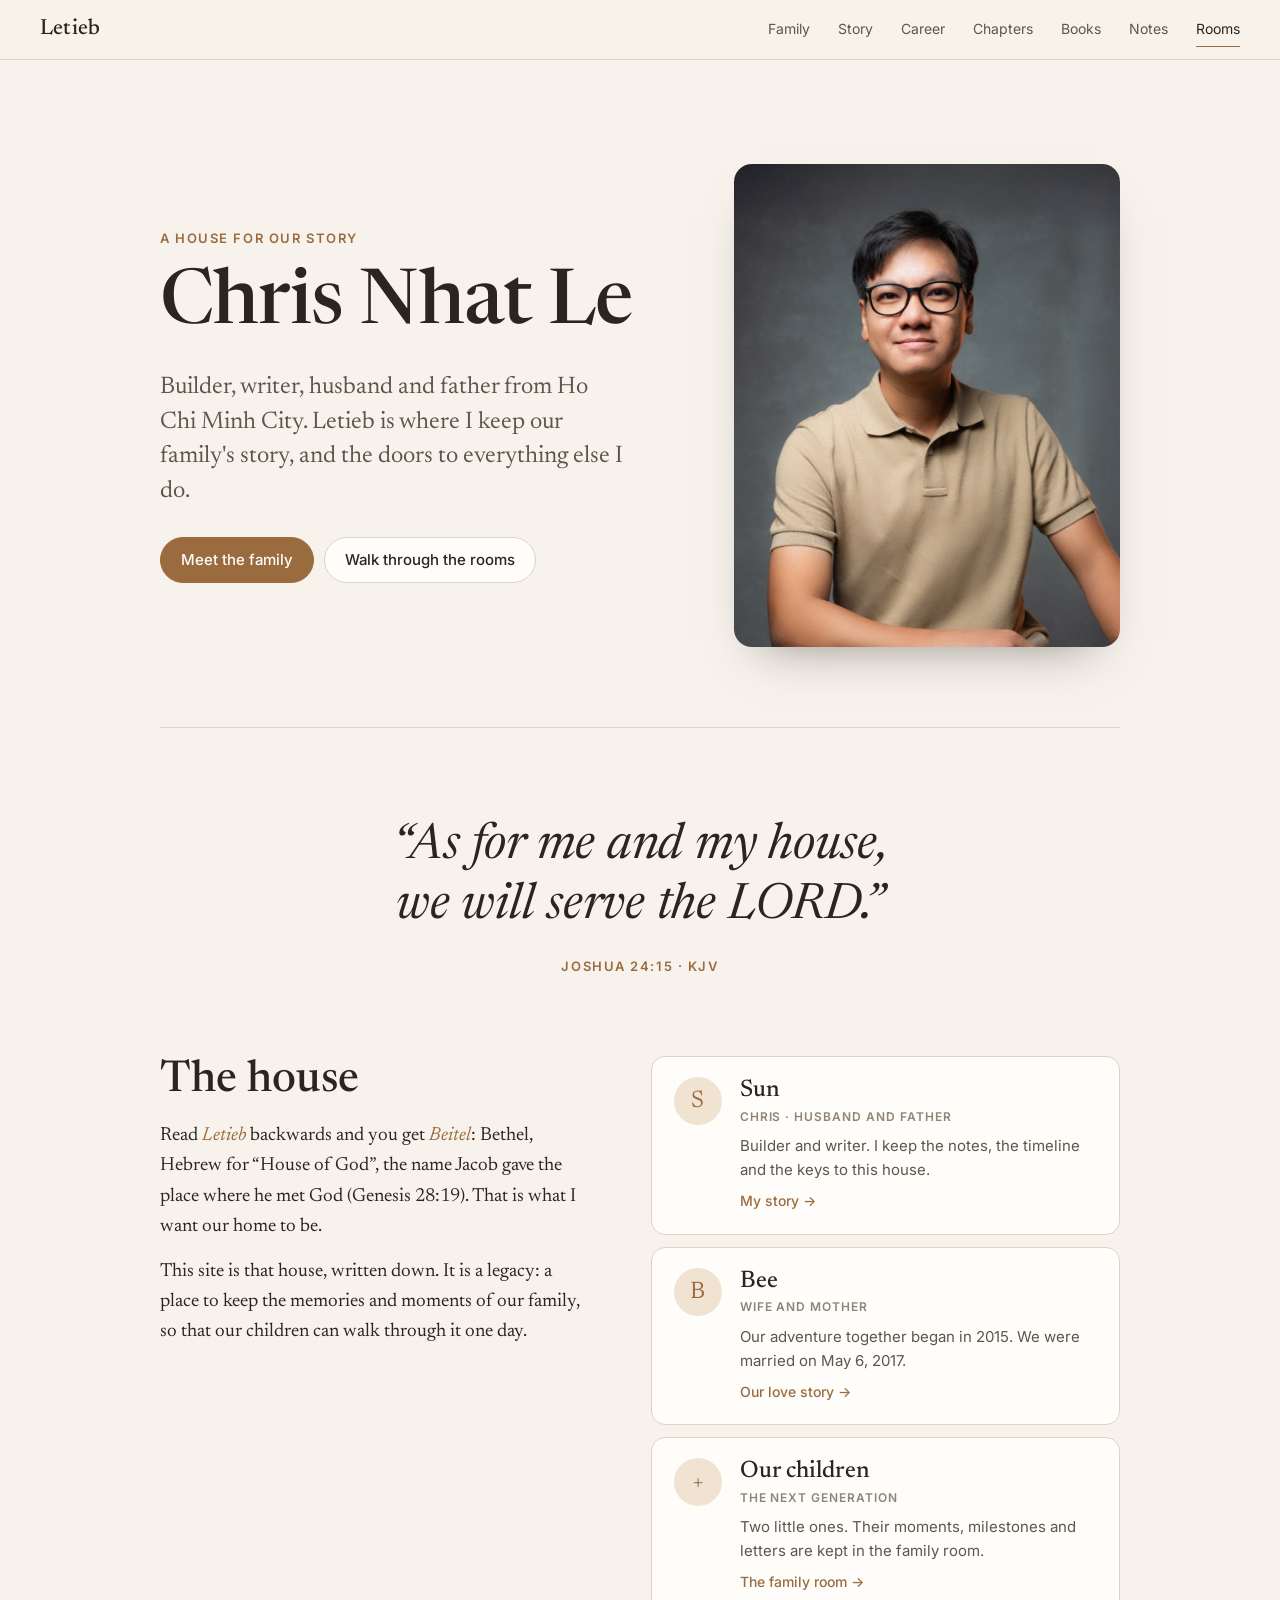
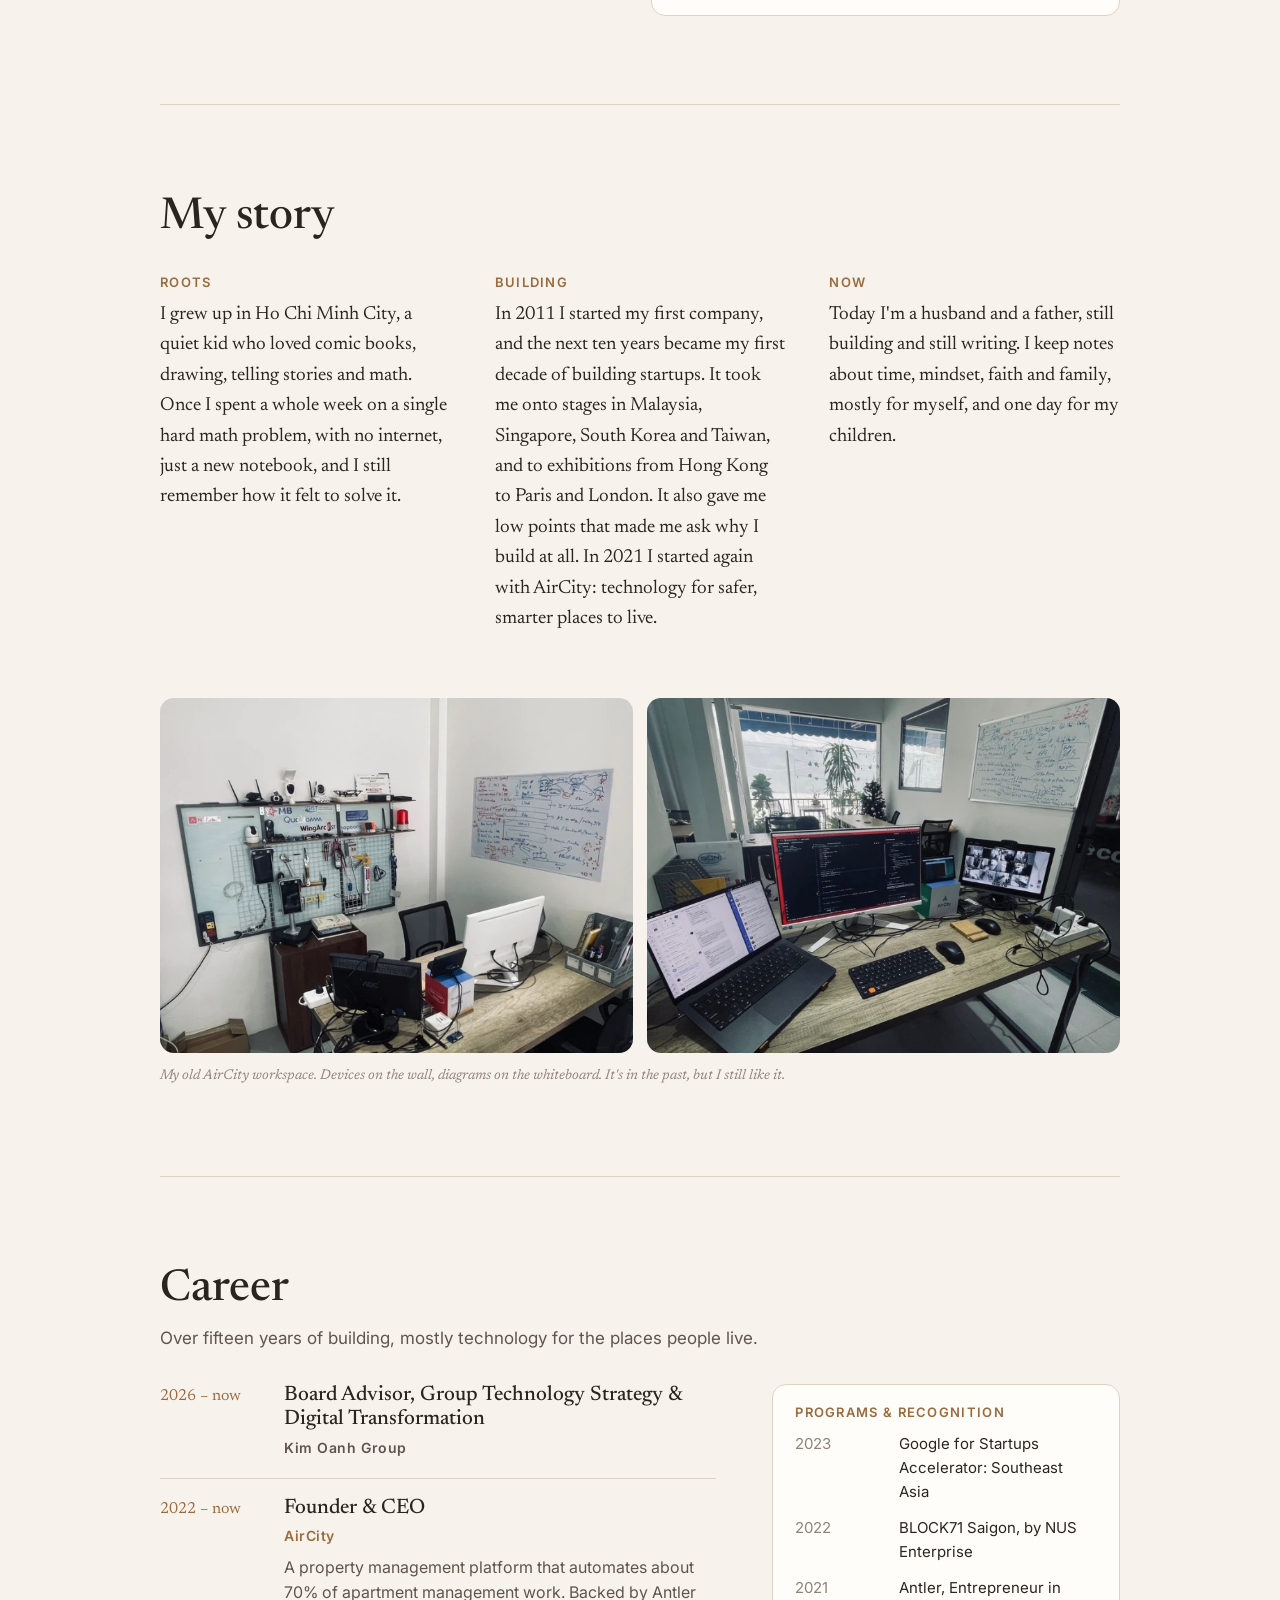
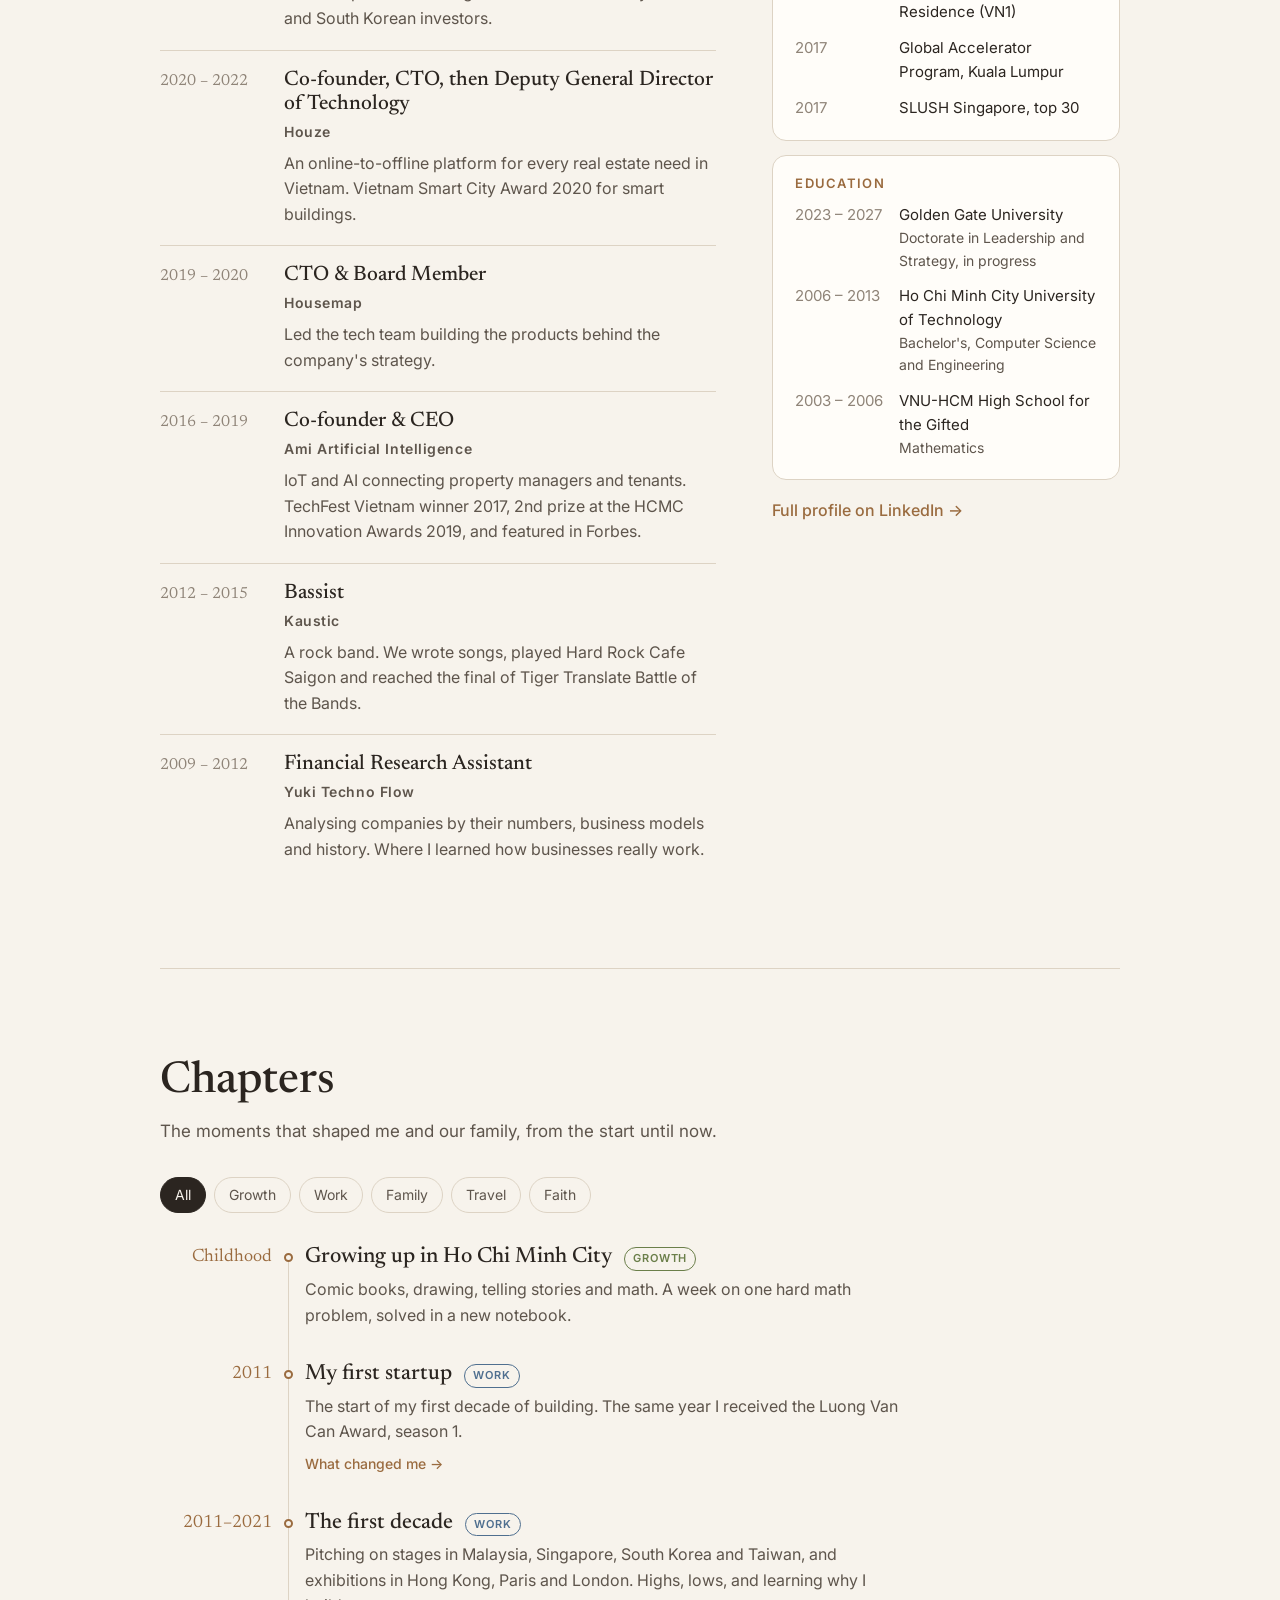
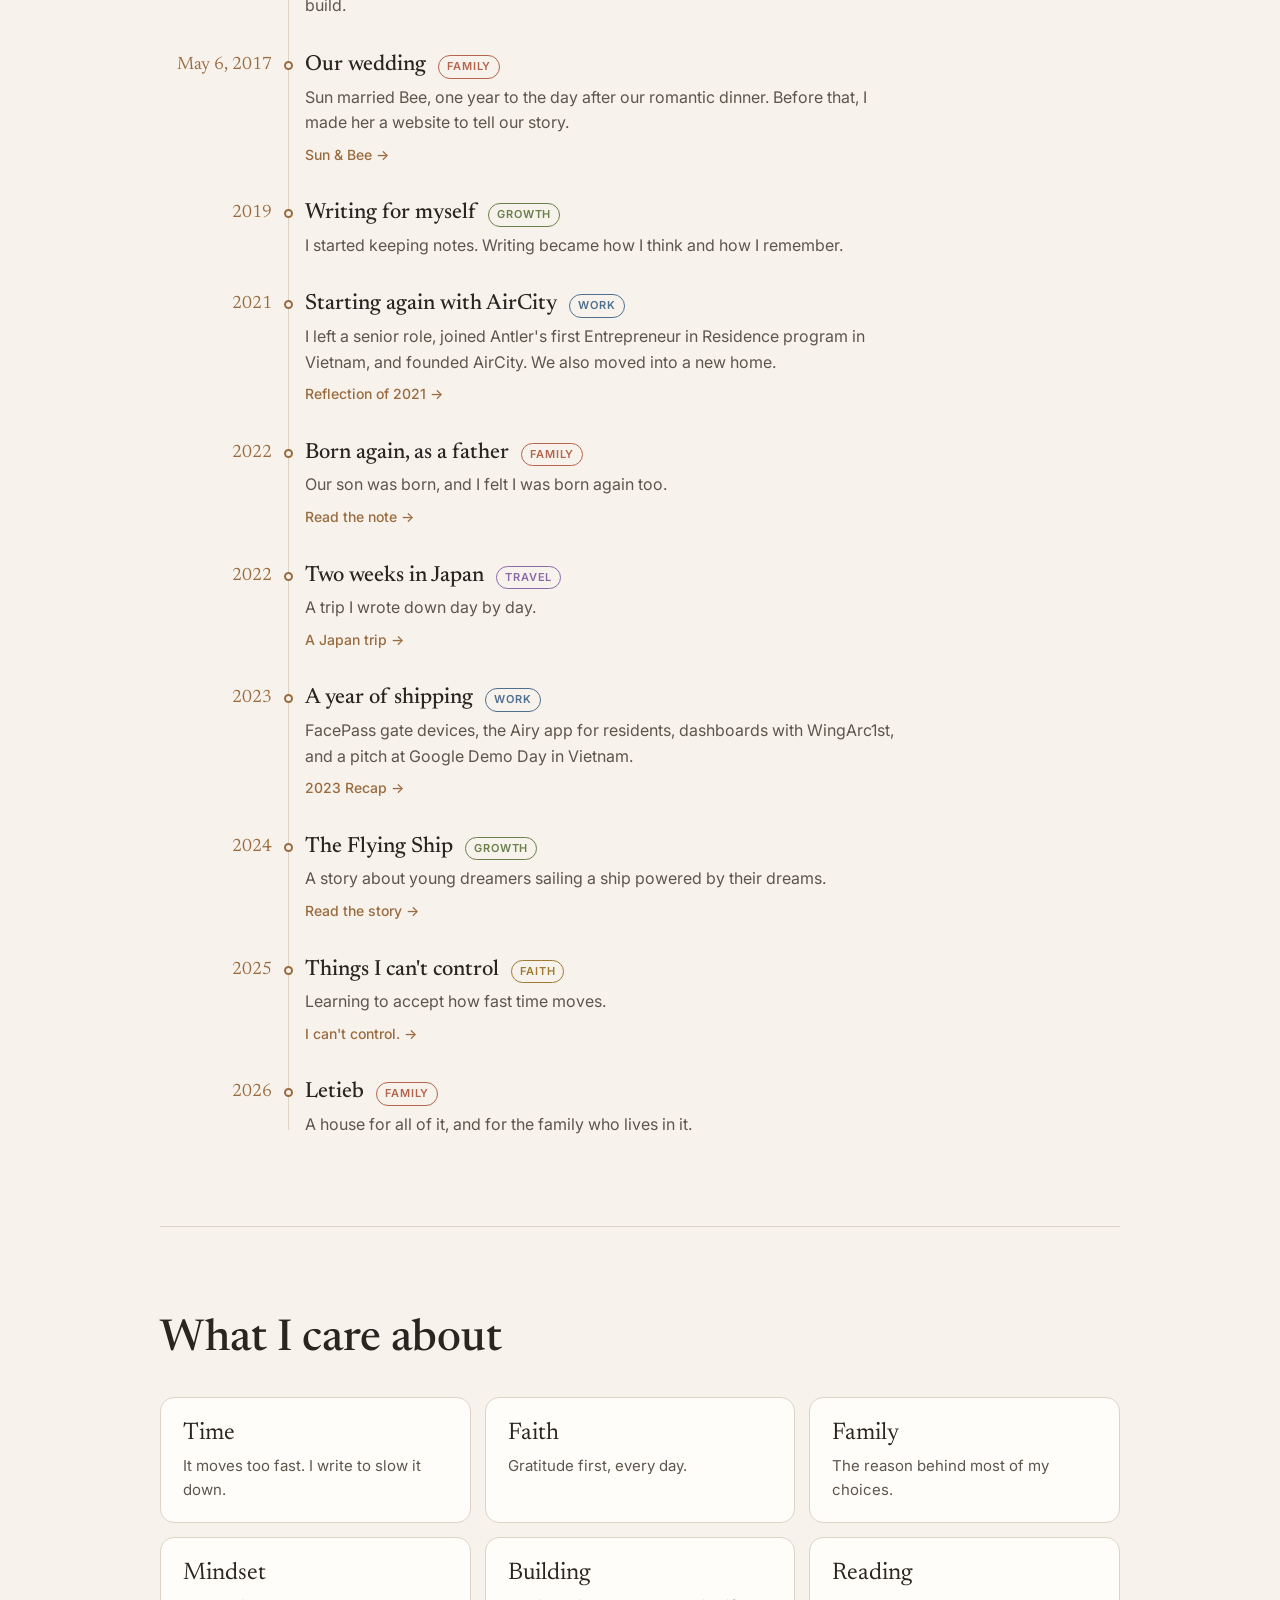
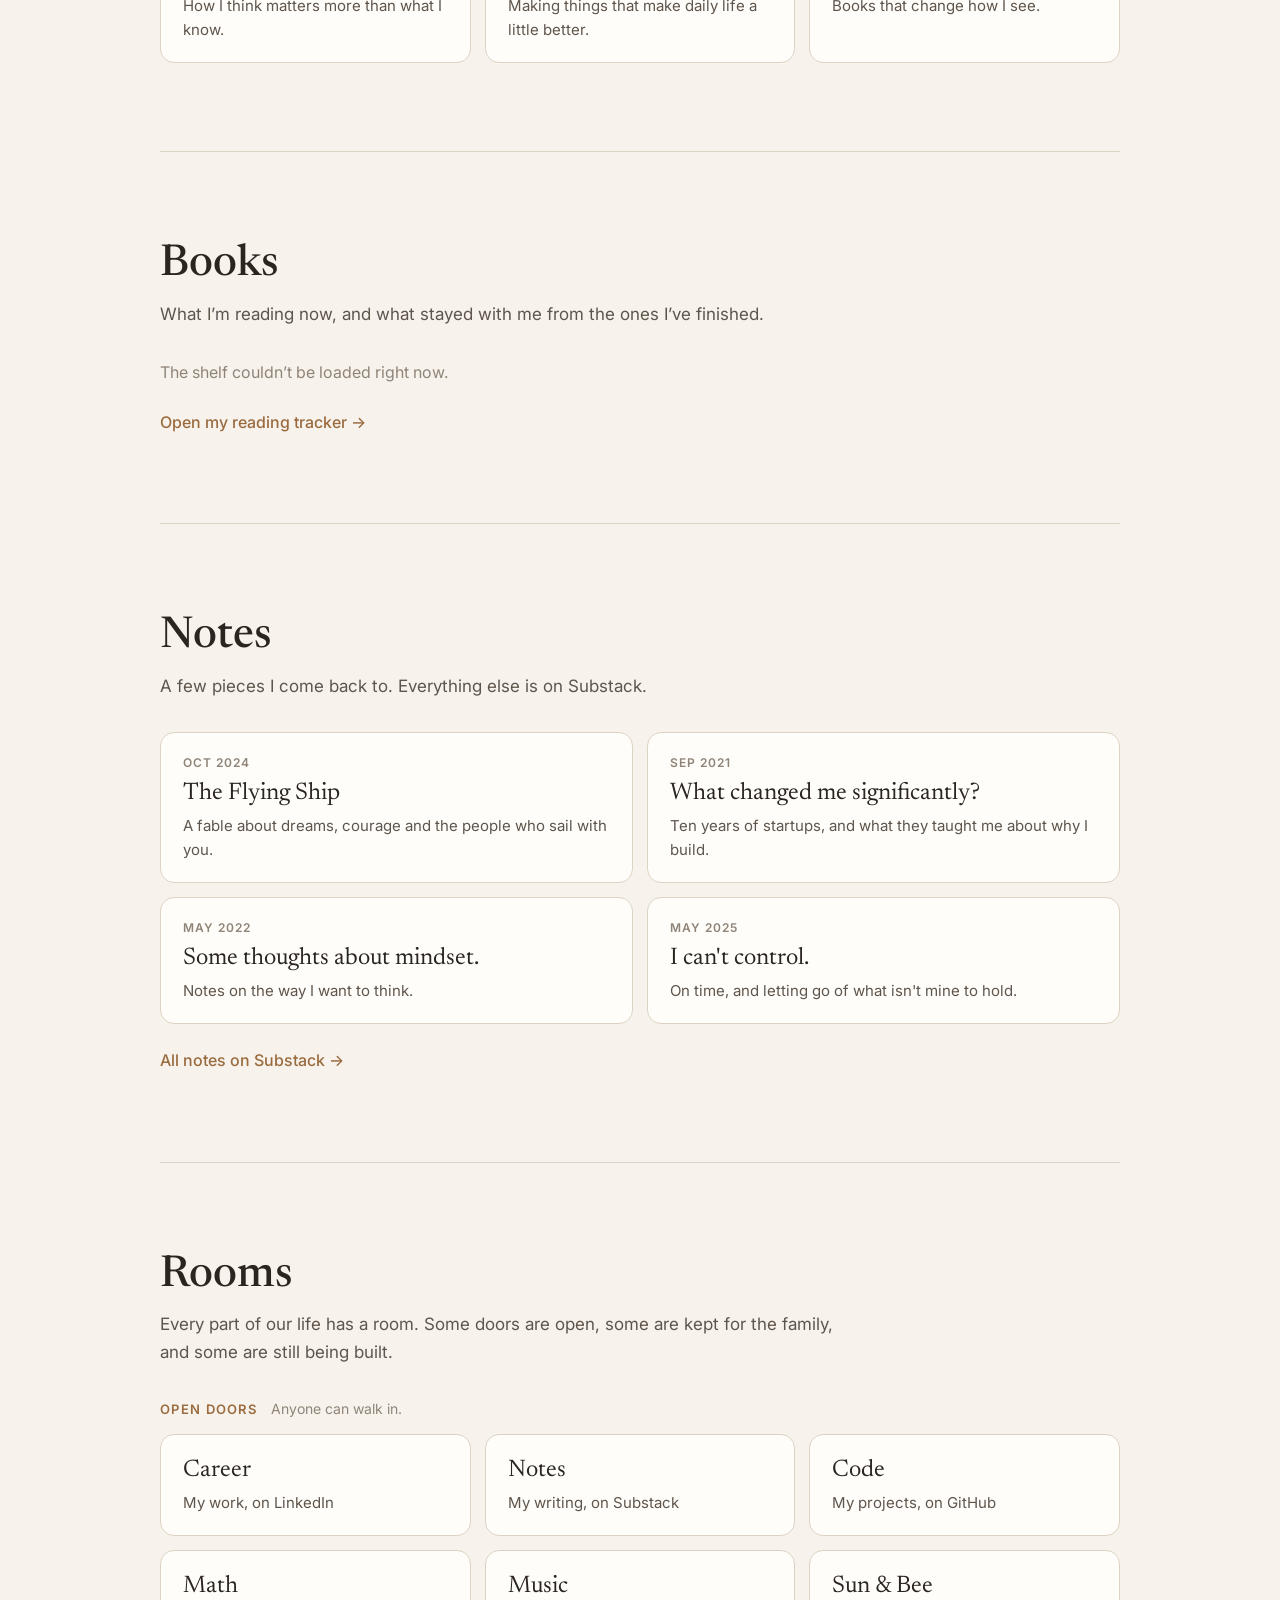
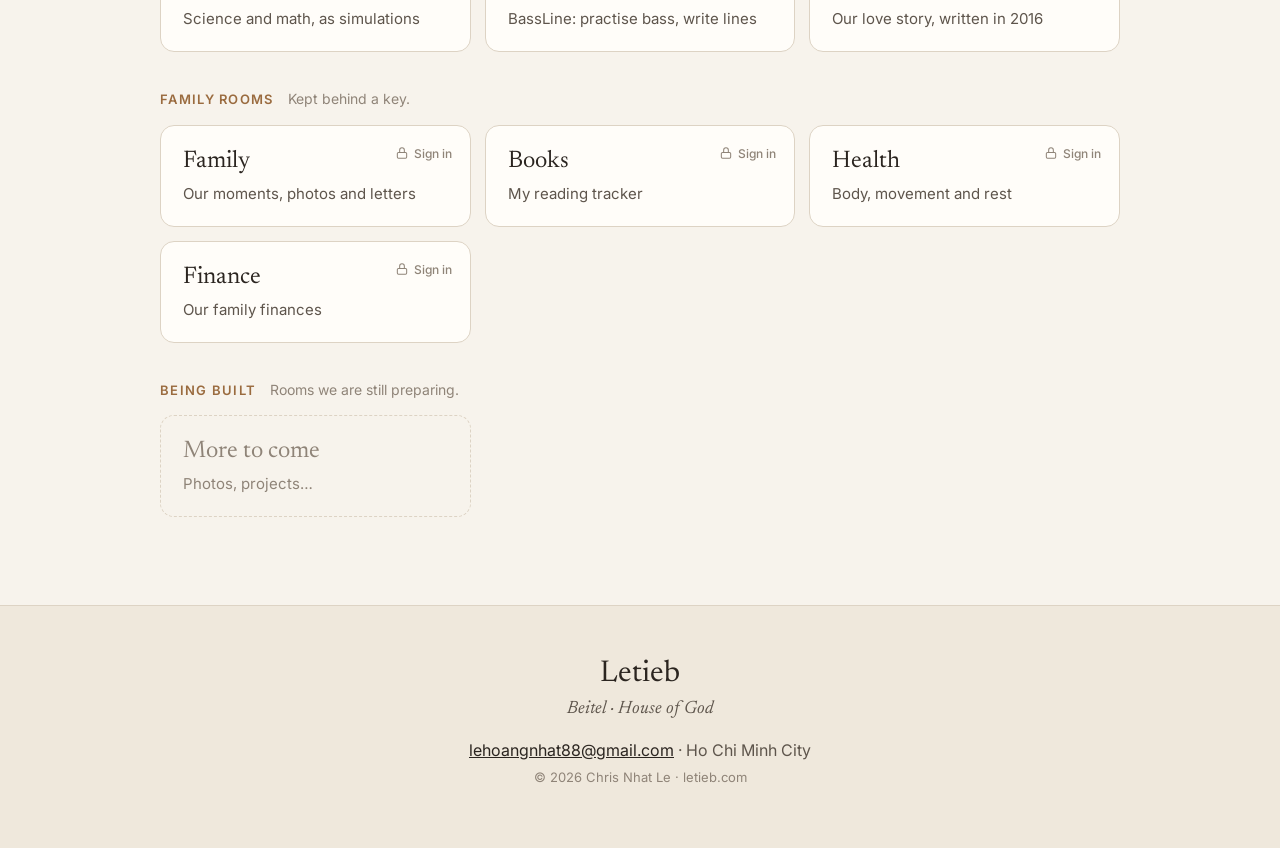
<file: index.html>
<!doctype html>
<html lang="en">
<head>
  <meta charset="utf-8">
  <meta name="viewport" content="width=device-width, initial-scale=1">
  <title>Letieb · Chris Nhat Le</title>
  <meta name="description" content="Letieb is the house of Chris Nhat Le and his family: our story, memories, work, books and notes, kept as a legacy. From Ho Chi Minh City.">
  <meta property="og:title" content="Letieb · Chris Nhat Le">
  <meta property="og:description" content="As for me and my house, we will serve the LORD. A house for our family's story.">
  <meta property="og:image" content="https://letieb.com/images/portrait.jpg">
  <meta property="og:url" content="https://letieb.com/">
  <meta name="theme-color" content="#f7f3ec" media="(prefers-color-scheme: light)">
  <meta name="theme-color" content="#1b1815" media="(prefers-color-scheme: dark)">
  <link rel="icon" href="favicon.svg" type="image/svg+xml">
  <link rel="preconnect" href="https://fonts.googleapis.com">
  <link rel="preconnect" href="https://fonts.gstatic.com" crossorigin>
  <link href="https://fonts.googleapis.com/css2?family=Inter:wght@400;500;600&family=Newsreader:ital,opsz,wght@0,6..72,400;0,6..72,500;1,6..72,400&display=swap" rel="stylesheet">
  <!-- Bump ?v= whenever styles.css, data.js or main.js change, so browsers fetch the new files -->
  <link rel="stylesheet" href="styles.css?v=2026-11-12">
</head>
<body>
  <header class="site-header">
    <a class="wordmark" href="#top">Letieb</a>
    <button class="menu-toggle" id="menu-toggle" type="button" aria-expanded="false" aria-controls="site-nav">Menu</button>
    <nav class="site-nav" id="site-nav" aria-label="Sections">
      <a href="#family">Family</a>
      <a href="#story">Story</a>
      <a href="#career">Career</a>
      <a href="#chapters">Chapters</a>
      <a href="#books">Books</a>
      <a href="#health" hidden>Health</a>
      <a href="#notes">Notes</a>
      <a href="#rooms">Rooms</a>
    </nav>
  </header>

  <main id="top">
    <!-- Welcome -->
    <section class="hero">
      <div class="hero-text">
        <p class="eyebrow">A house for our story</p>
        <h1>Chris Nhat Le</h1>
        <p class="lede">Builder, writer, husband and father from Ho Chi Minh City. Letieb is where I keep our family's story, and the doors to everything else I do.</p>
        <div class="hero-actions">
          <a class="button button-primary" href="#family">Meet the family</a>
          <a class="button" href="#rooms">Walk through the rooms</a>
        </div>
      </div>
      <figure class="portrait">
        <img src="images/portrait.jpg" alt="Portrait of Chris Nhat Le" width="900" height="1350">
      </figure>
    </section>

    <!-- The house: verse, meaning and family. Verse and members come from data.js -->
    <section id="family" class="section">
      <figure class="verse" id="verse"></figure>

      <div class="house">
        <div class="house-text">
          <h2>The house</h2>
          <p>Read <em>Letieb</em> backwards and you get <em>Beitel</em>: Bethel, Hebrew for “House of God”, the name Jacob gave the place where he met God (Genesis 28:19). That is what I want our home to be.</p>
          <p>This site is that house, written down. It is a legacy: a place to keep the memories and moments of our family, so that our children can walk through it one day.</p>
        </div>
        <ul class="members" id="members"></ul>
      </div>
    </section>

    <!-- My story -->
    <section id="story" class="section">
      <h2>My story</h2>
      <div class="story">
        <div class="story-part">
          <h3>Roots</h3>
          <p>I grew up in Ho Chi Minh City, a quiet kid who loved comic books, drawing, telling stories and math. Once I spent a whole week on a single hard math problem, with no internet, just a new notebook, and I still remember how it felt to solve it.</p>
        </div>
        <div class="story-part">
          <h3>Building</h3>
          <p>In 2011 I started my first company, and the next ten years became my first decade of building startups. It took me onto stages in Malaysia, Singapore, South Korea and Taiwan, and to exhibitions from Hong Kong to Paris and London. It also gave me low points that made me ask why I build at all. In 2021 I started again with AirCity: technology for safer, smarter places to live.</p>
        </div>
        <div class="story-part">
          <h3>Now</h3>
          <p>Today I'm a husband and a father, still building and still writing. I keep notes about time, mindset, faith and family, mostly for myself, and one day for my children.</p>
        </div>
      </div>

      <figure class="workspace">
        <div class="workspace-grid">
          <img src="images/workbench.jpg" alt="A pegboard of devices and tools under partner logos, next to a whiteboard full of diagrams" width="686" height="513" loading="lazy">
          <img src="images/desk.jpg" alt="A desk with a laptop, a monitor showing code, an AirCity box and a camera feed screen" width="687" height="509" loading="lazy">
        </div>
        <figcaption>My old AirCity workspace. Devices on the wall, diagrams on the whiteboard. It's in the past, but I still like it.</figcaption>
      </figure>
    </section>

    <!-- Career, rendered from data.js -->
    <section id="career" class="section">
      <h2>Career</h2>
      <p class="section-intro">Over fifteen years of building, mostly technology for the places people live.</p>
      <div class="career">
        <ol class="roles" id="roles"></ol>
        <aside class="career-side">
          <div class="career-card">
            <h3>Programs &amp; recognition</h3>
            <ul class="career-list" id="programs"></ul>
          </div>
          <div class="career-card">
            <h3>Education</h3>
            <ul class="career-list" id="education"></ul>
          </div>
          <a class="more-link" href="https://www.linkedin.com/in/nhatle88" target="_blank" rel="noopener">Full profile on LinkedIn →</a>
        </aside>
      </div>
    </section>

    <!-- Life timeline with a filter, rendered from data.js -->
    <section id="chapters" class="section">
      <h2>Chapters</h2>
      <p class="section-intro">The moments that shaped me and our family, from the start until now.</p>
      <div class="chips" id="chapter-filter" role="group" aria-label="Filter chapters"></div>
      <ol class="timeline" id="timeline"></ol>
    </section>

    <!-- Themes, rendered from data.js -->
    <section id="care" class="section">
      <h2>What I care about</h2>
      <ul class="themes" id="themes"></ul>
    </section>

    <!-- Books, loaded live from books.letieb.com by main.js -->
    <section id="books" class="section">
      <h2>Books</h2>
      <p class="section-intro">What I’m reading now, and what stayed with me from the ones I’ve finished.</p>
      <div class="shelf" id="shelf"><p class="muted">Taking the books off the shelf…</p></div>
      <a class="more-link" href="https://books.letieb.com">Open my reading tracker →</a>
    </section>

    <!-- Health, loaded live from health.letieb.com. Stays hidden unless sharing is turned on there -->
    <section id="health" class="section" hidden>
      <h2>Health</h2>
      <p class="section-intro">Looking after the body I’ve been given: how much I’ve been moving lately.</p>
      <div class="health" id="health-summary"></div>
      <a class="more-link" href="https://health.letieb.com">Open Health →</a>
    </section>

    <!-- Selected writing, rendered from data.js -->
    <section id="notes" class="section">
      <h2>Notes</h2>
      <p class="section-intro">A few pieces I come back to. Everything else is on Substack.</p>
      <ul class="notes" id="notes-list"></ul>
      <a class="more-link" href="https://nhat.substack.com/archive" target="_blank" rel="noopener">All notes on Substack →</a>
    </section>

    <!-- Rooms: every part of life, grouped by who can walk in. Rendered from data.js -->
    <section id="rooms" class="section">
      <h2>Rooms</h2>
      <p class="section-intro">Every part of our life has a room. Some doors are open, some are kept for the family, and some are still being built.</p>
      <div class="rooms" id="rooms-list"></div>
    </section>
  </main>

  <footer class="site-footer">
    <p class="footer-mark">Letieb</p>
    <p class="footer-meaning">Beitel · House of God</p>
    <p><a href="mailto:lehoangnhat88@gmail.com">lehoangnhat88@gmail.com</a> · Ho Chi Minh City</p>
    <p class="small">© <span id="year">2026</span> Chris Nhat Le · letieb.com</p>
  </footer>

  <dialog class="book-dialog" id="book-dialog" aria-labelledby="book-dialog-title"></dialog>

  <script src="data.js?v=2026-11-12"></script>
  <script src="main.js?v=2026-11-12"></script>
</body>
</html>
</file>
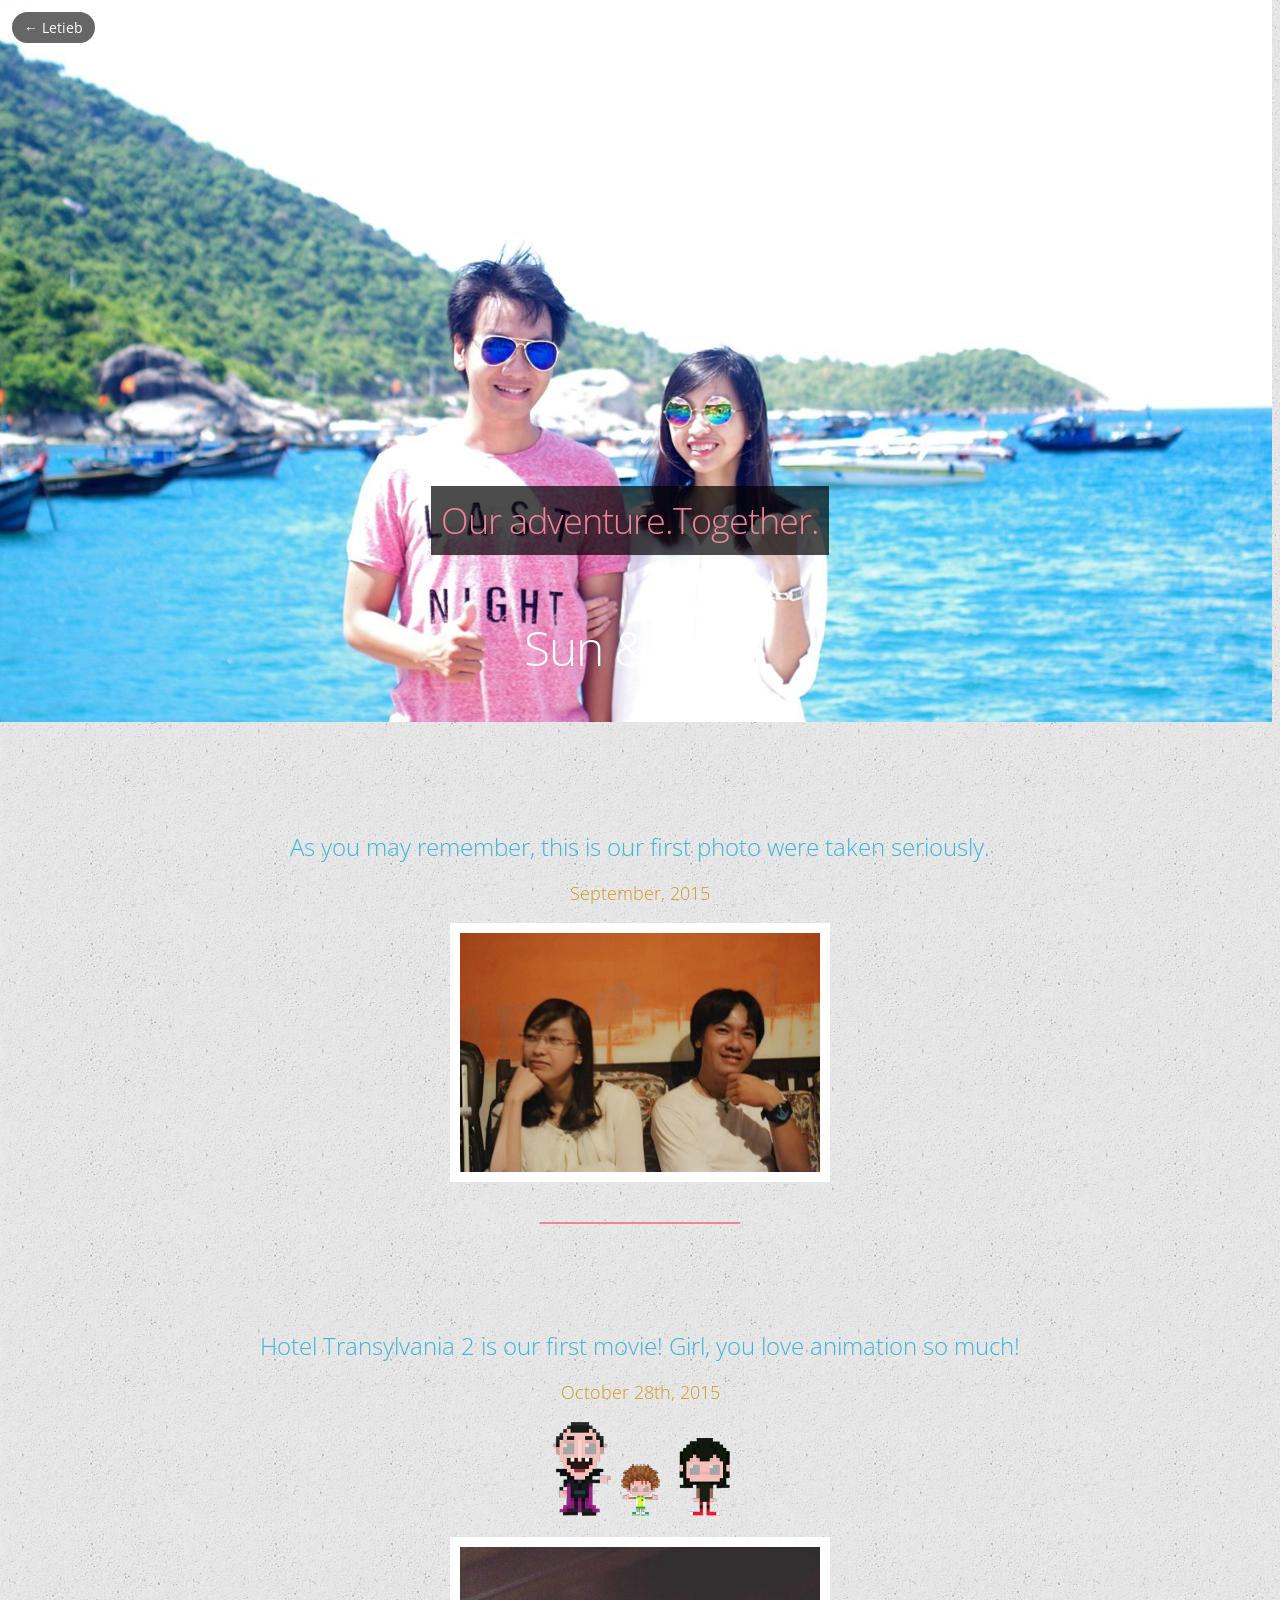
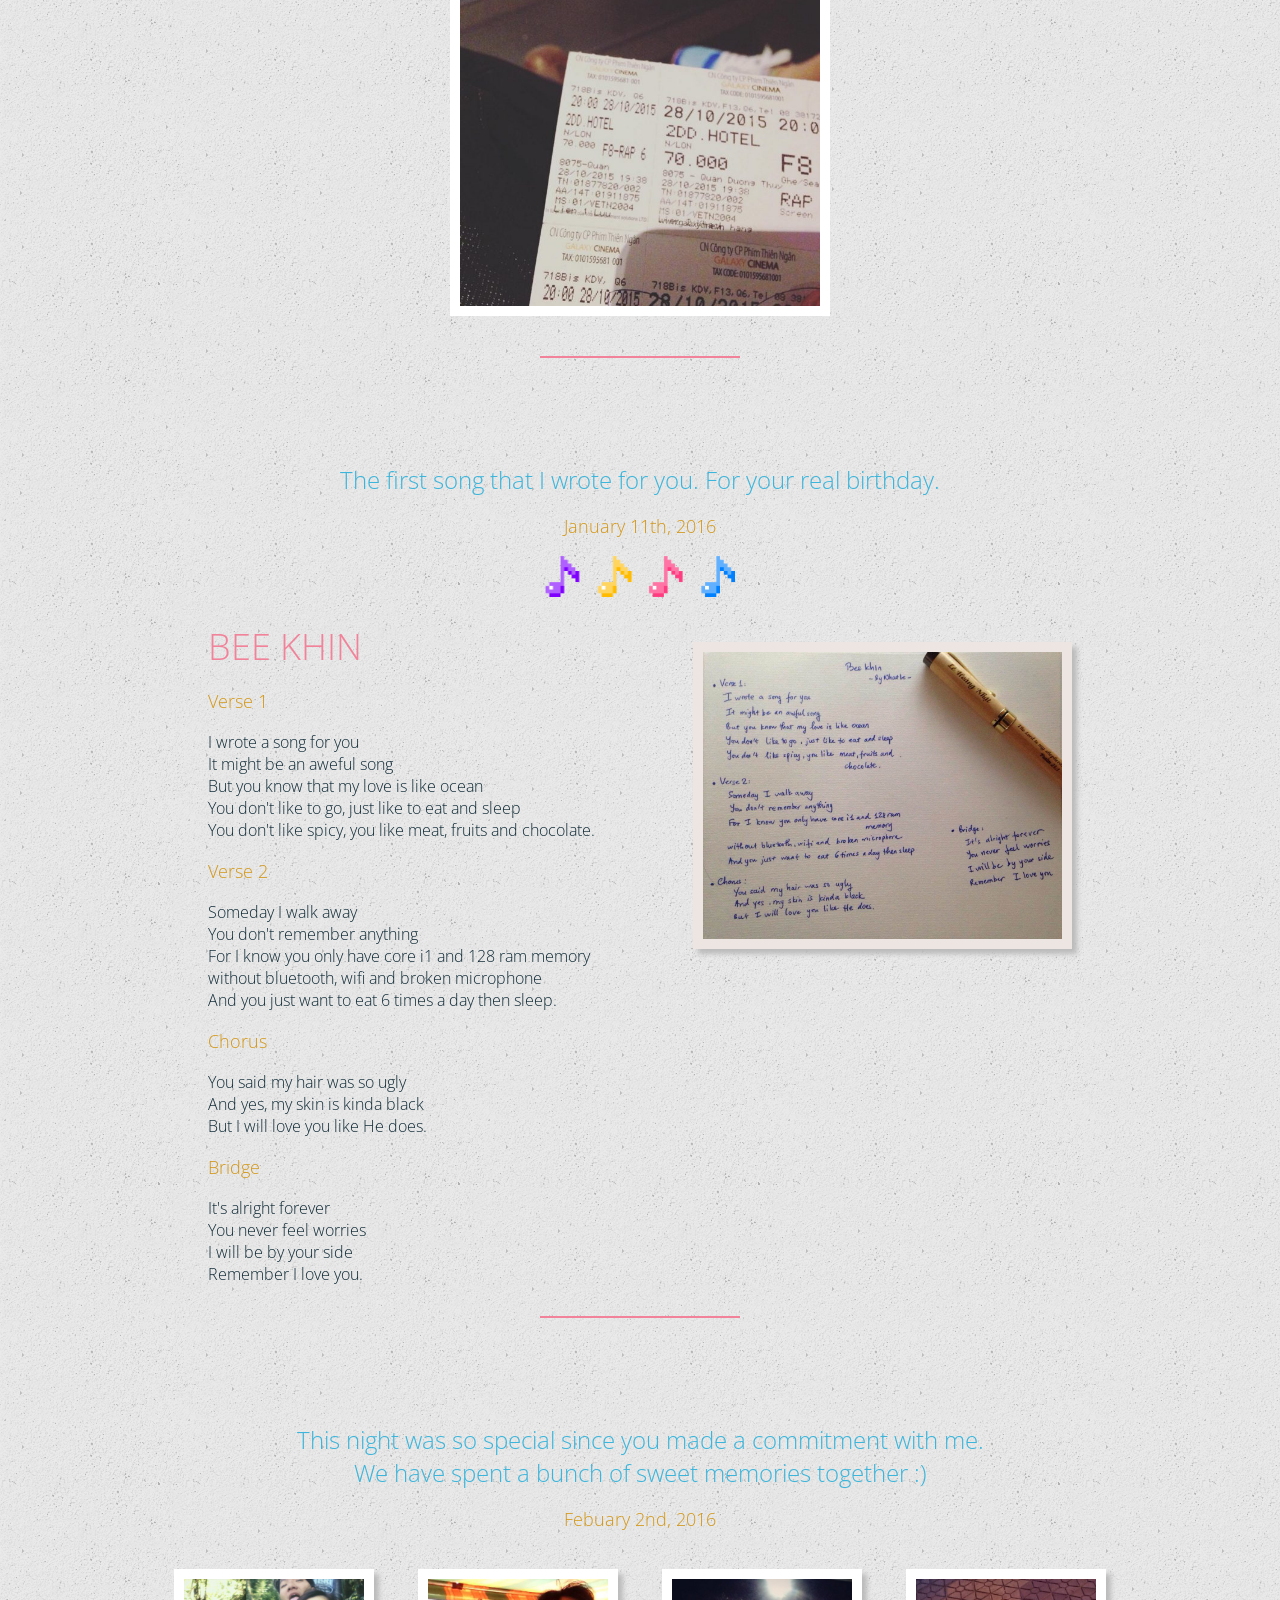
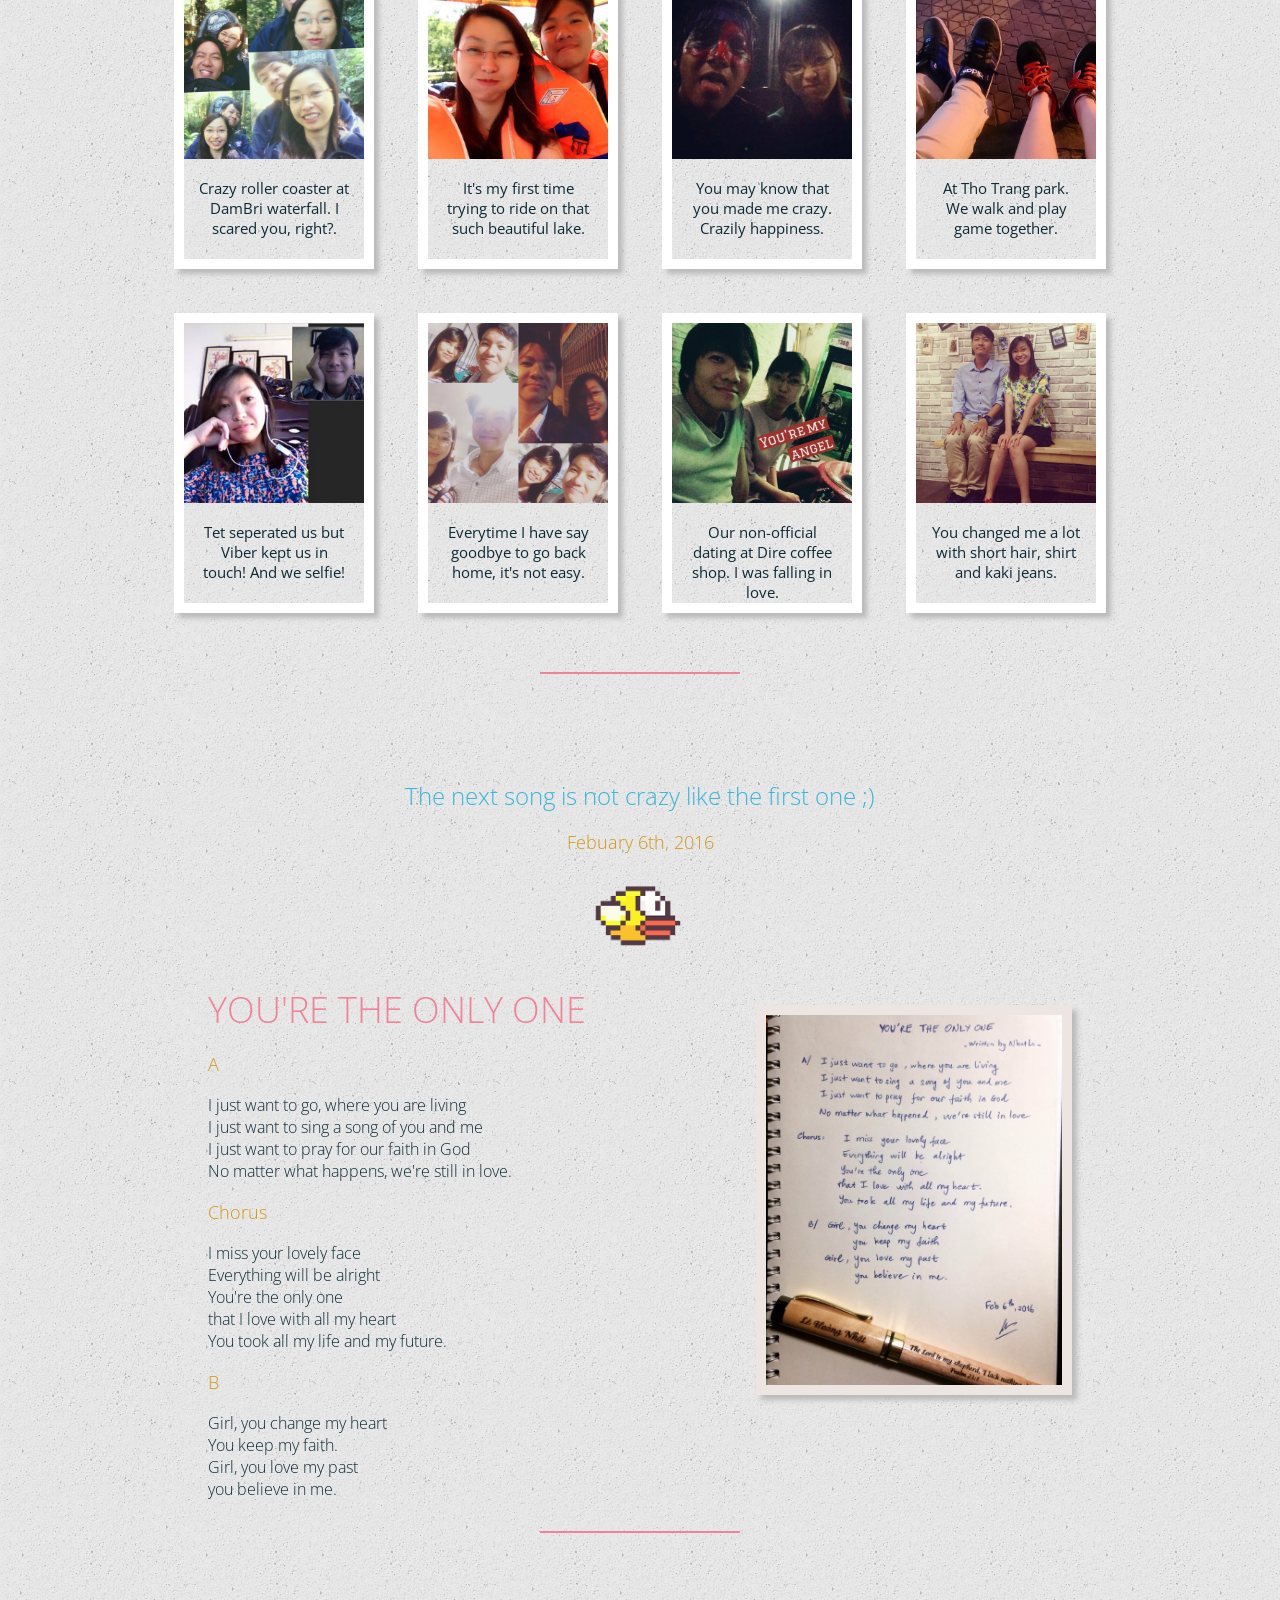
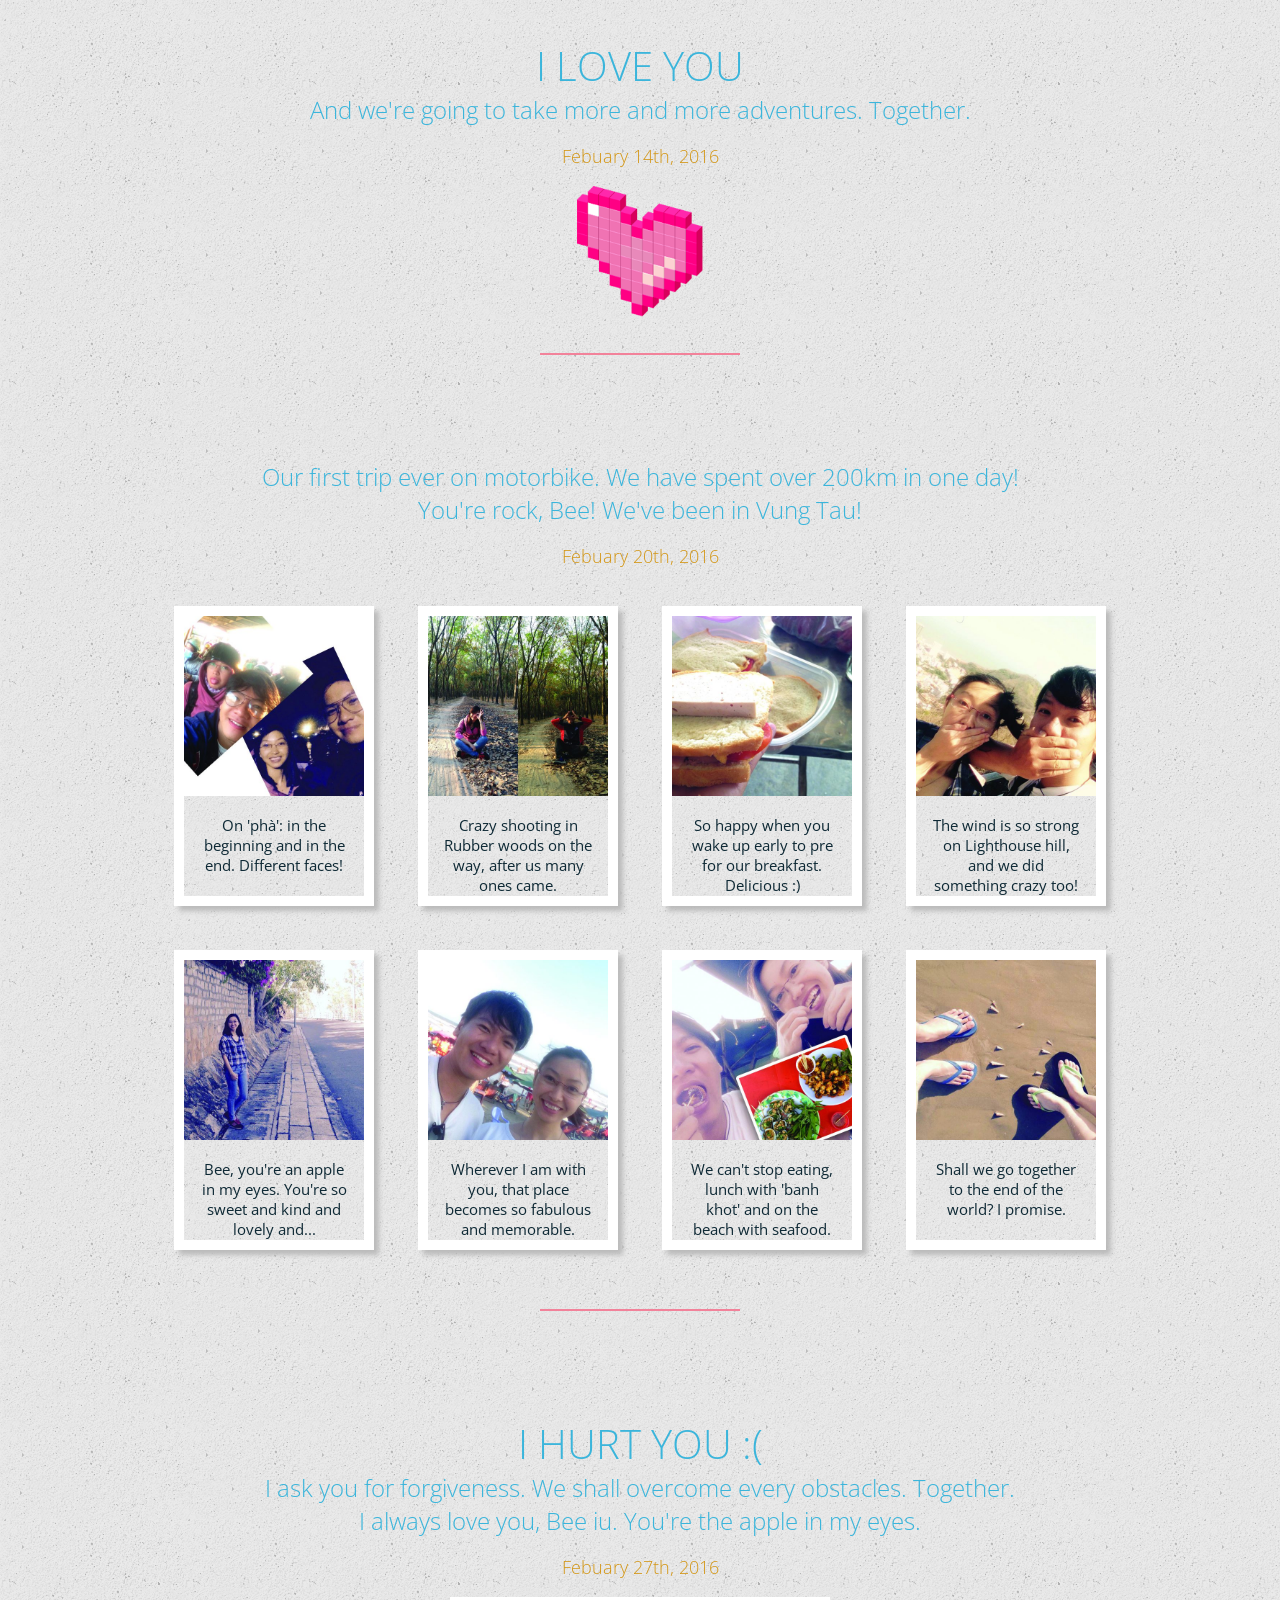
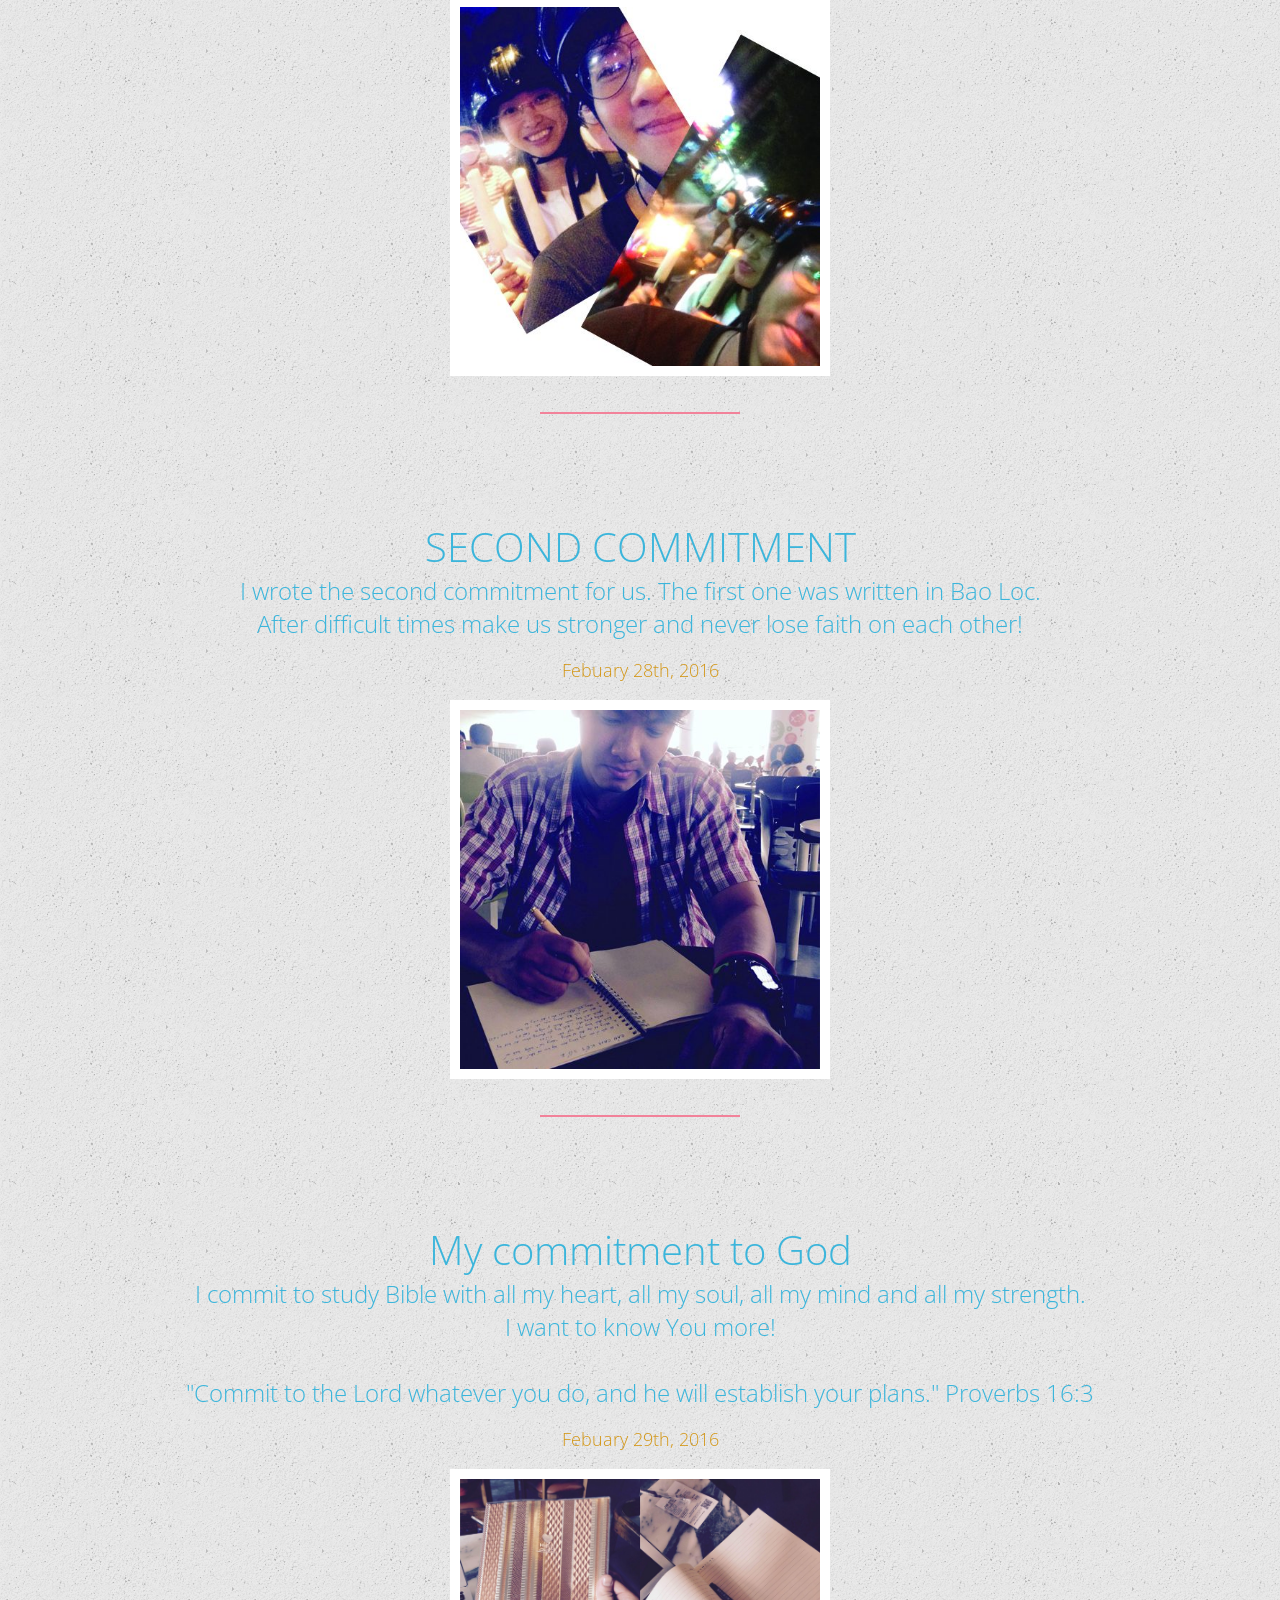
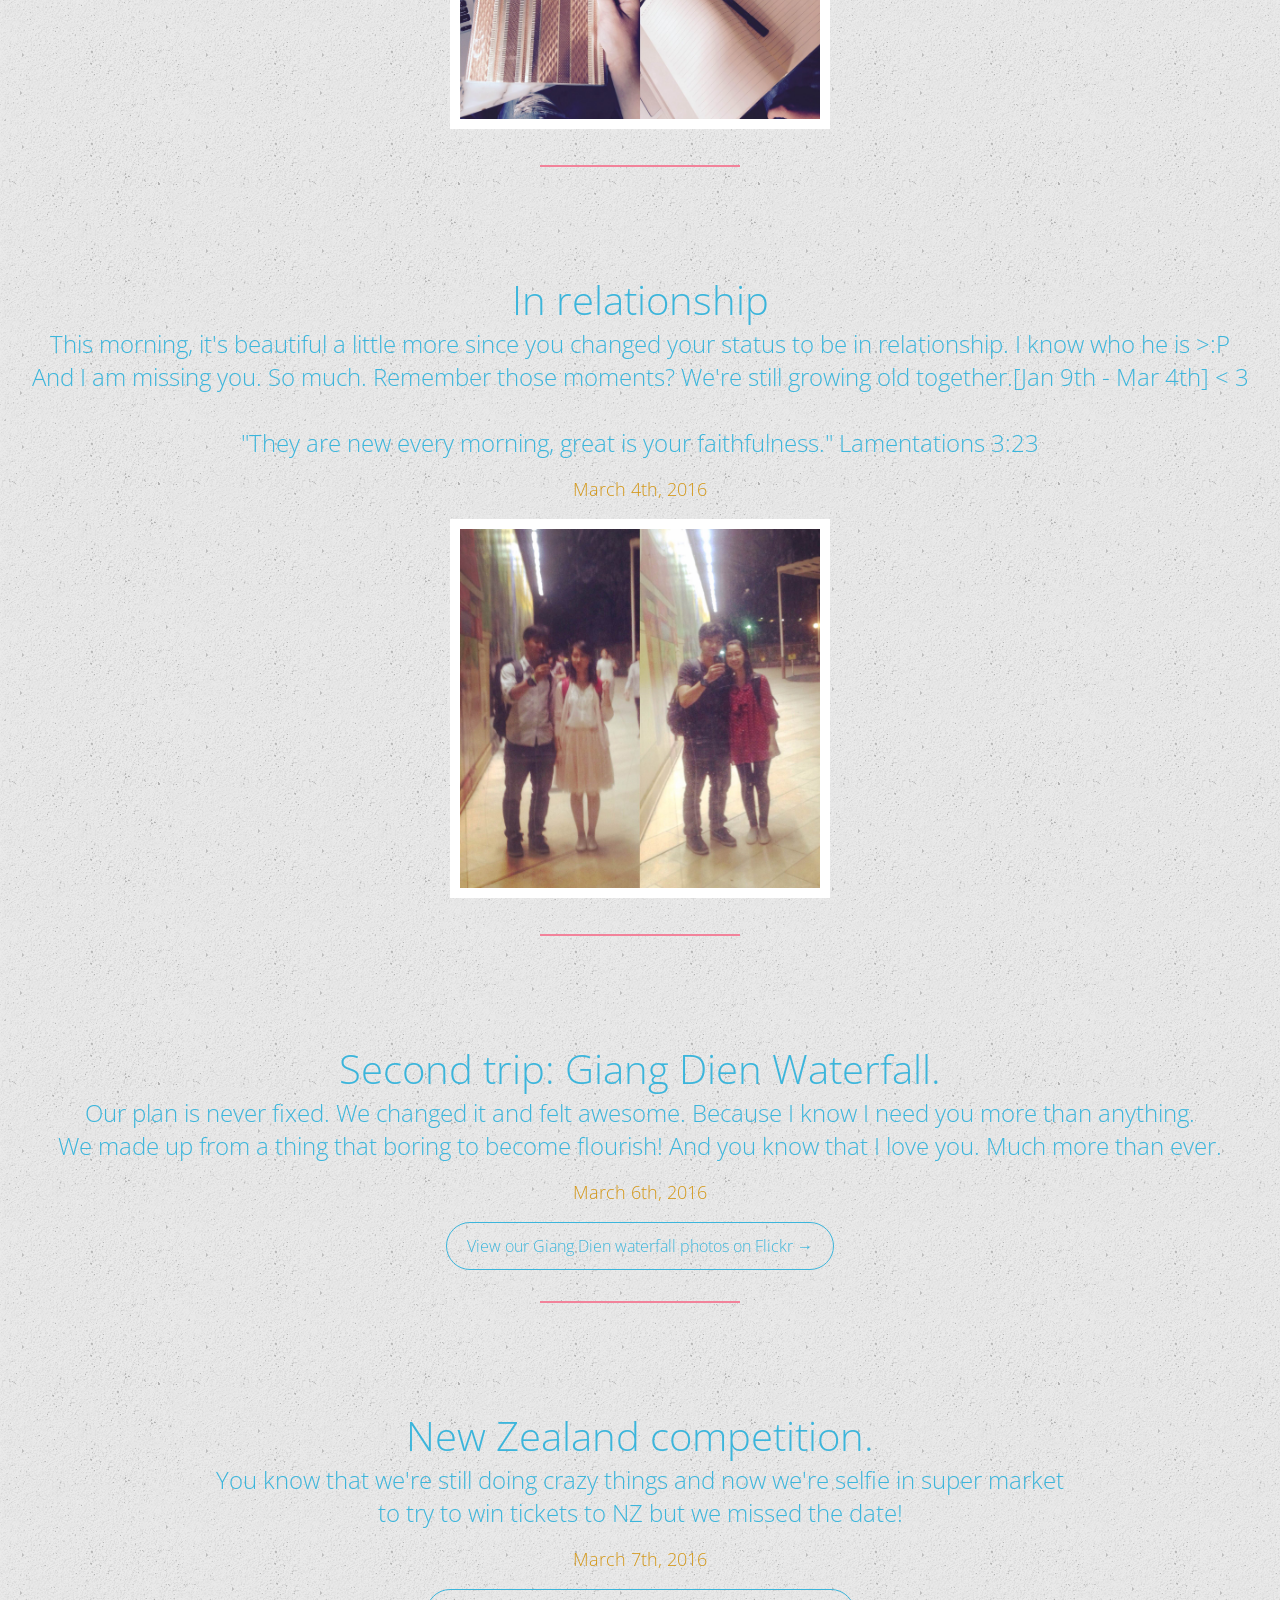
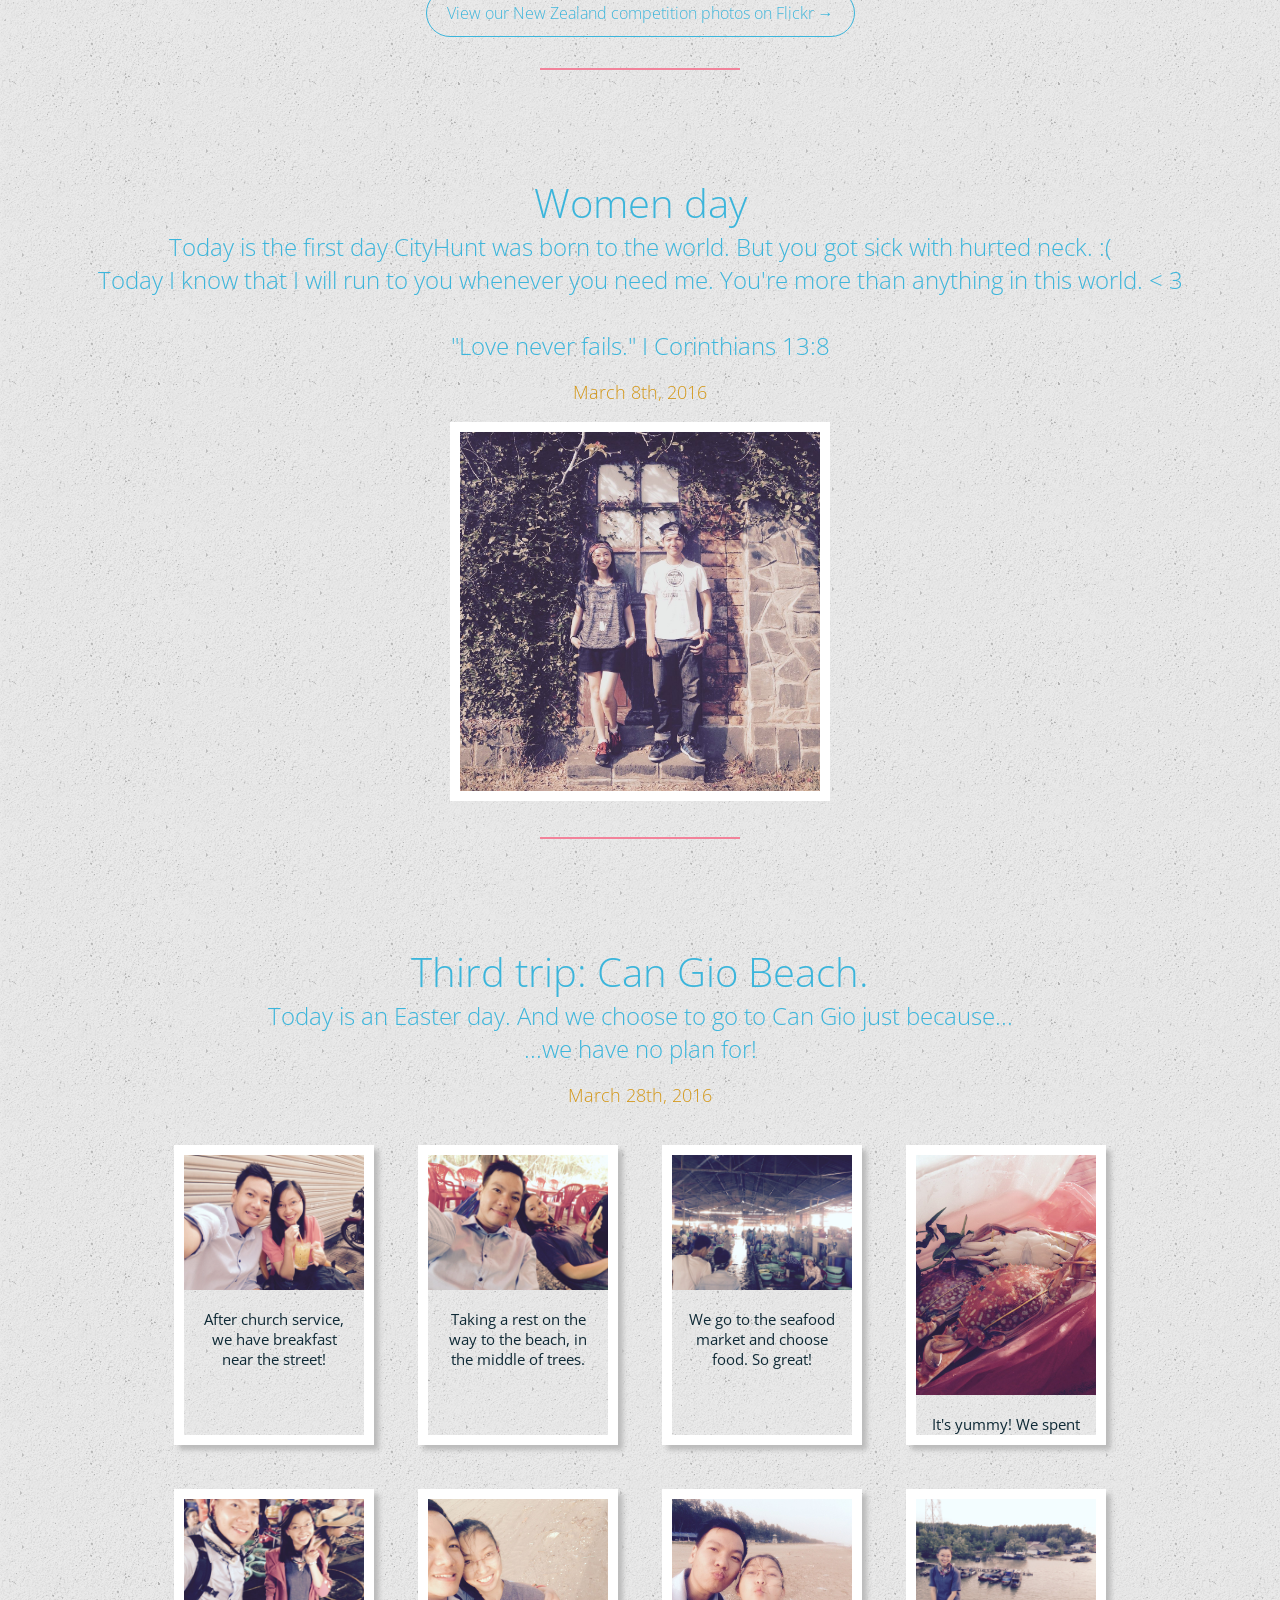
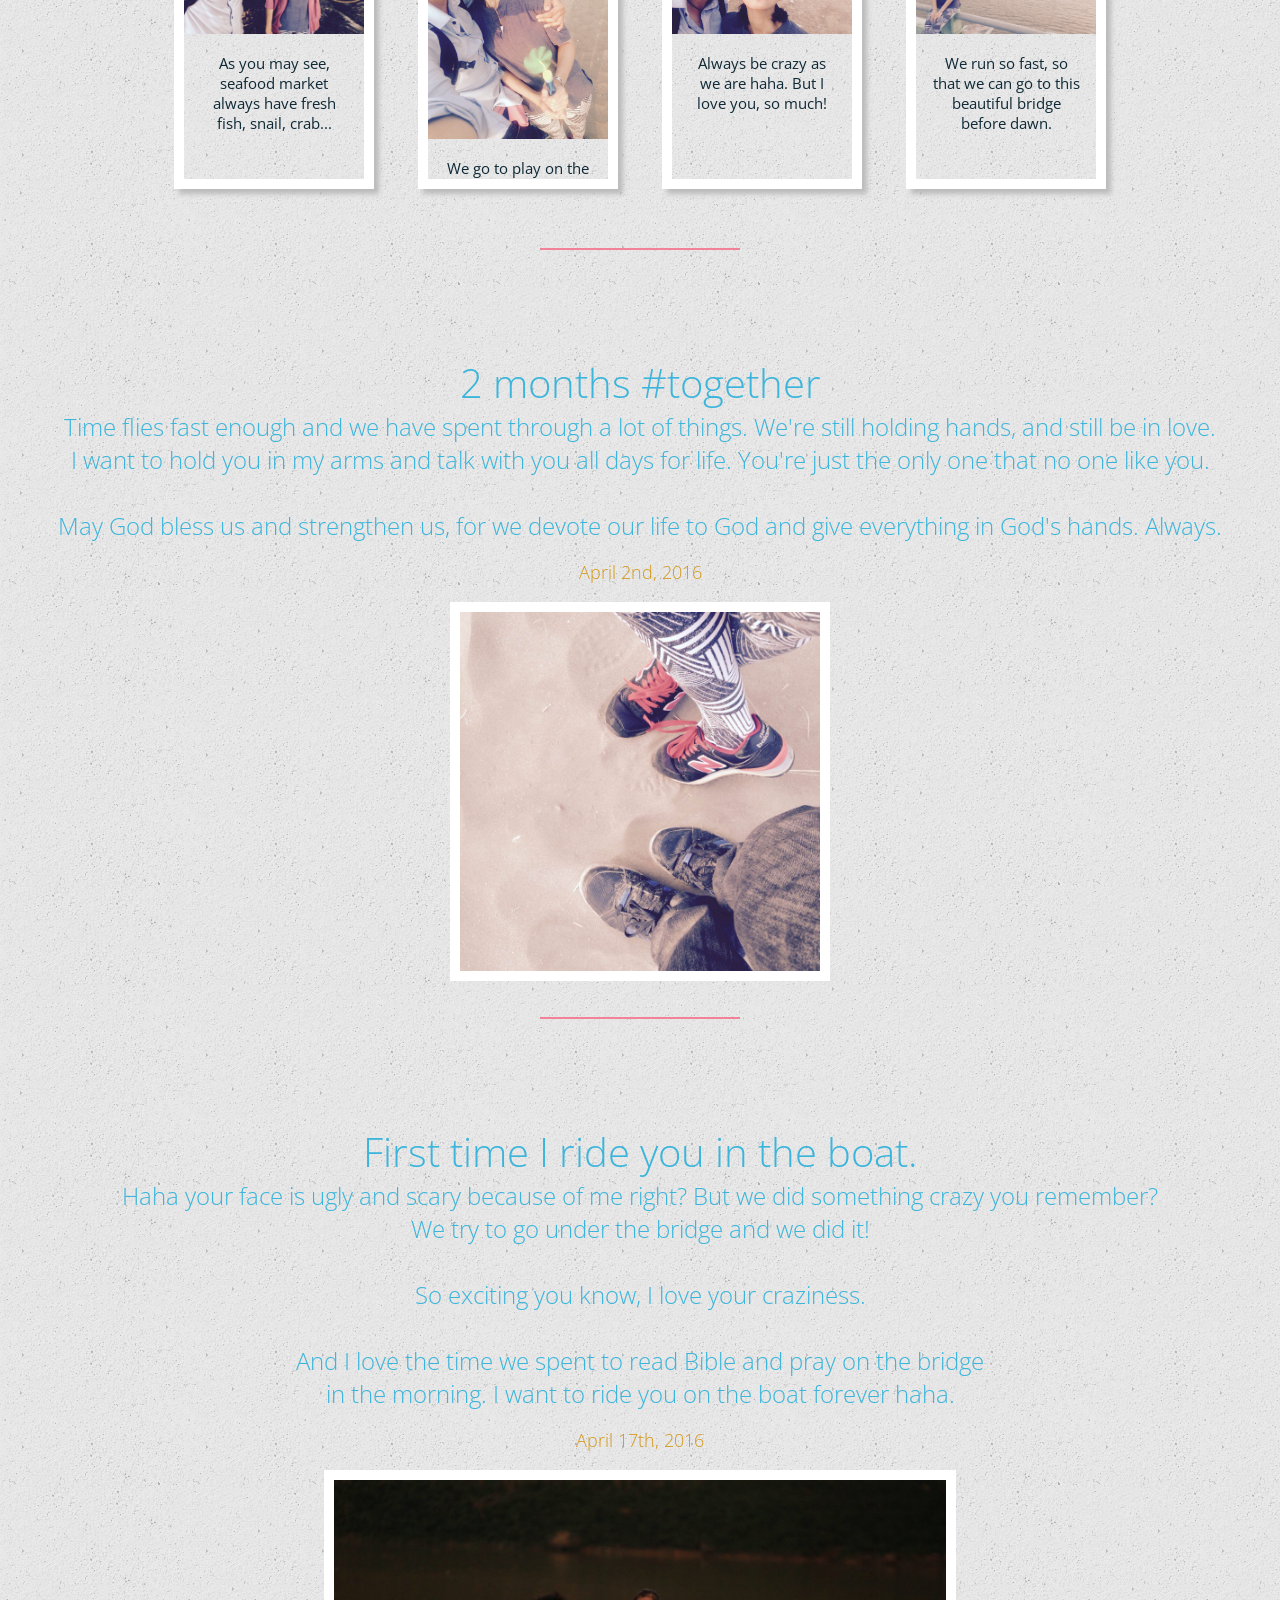
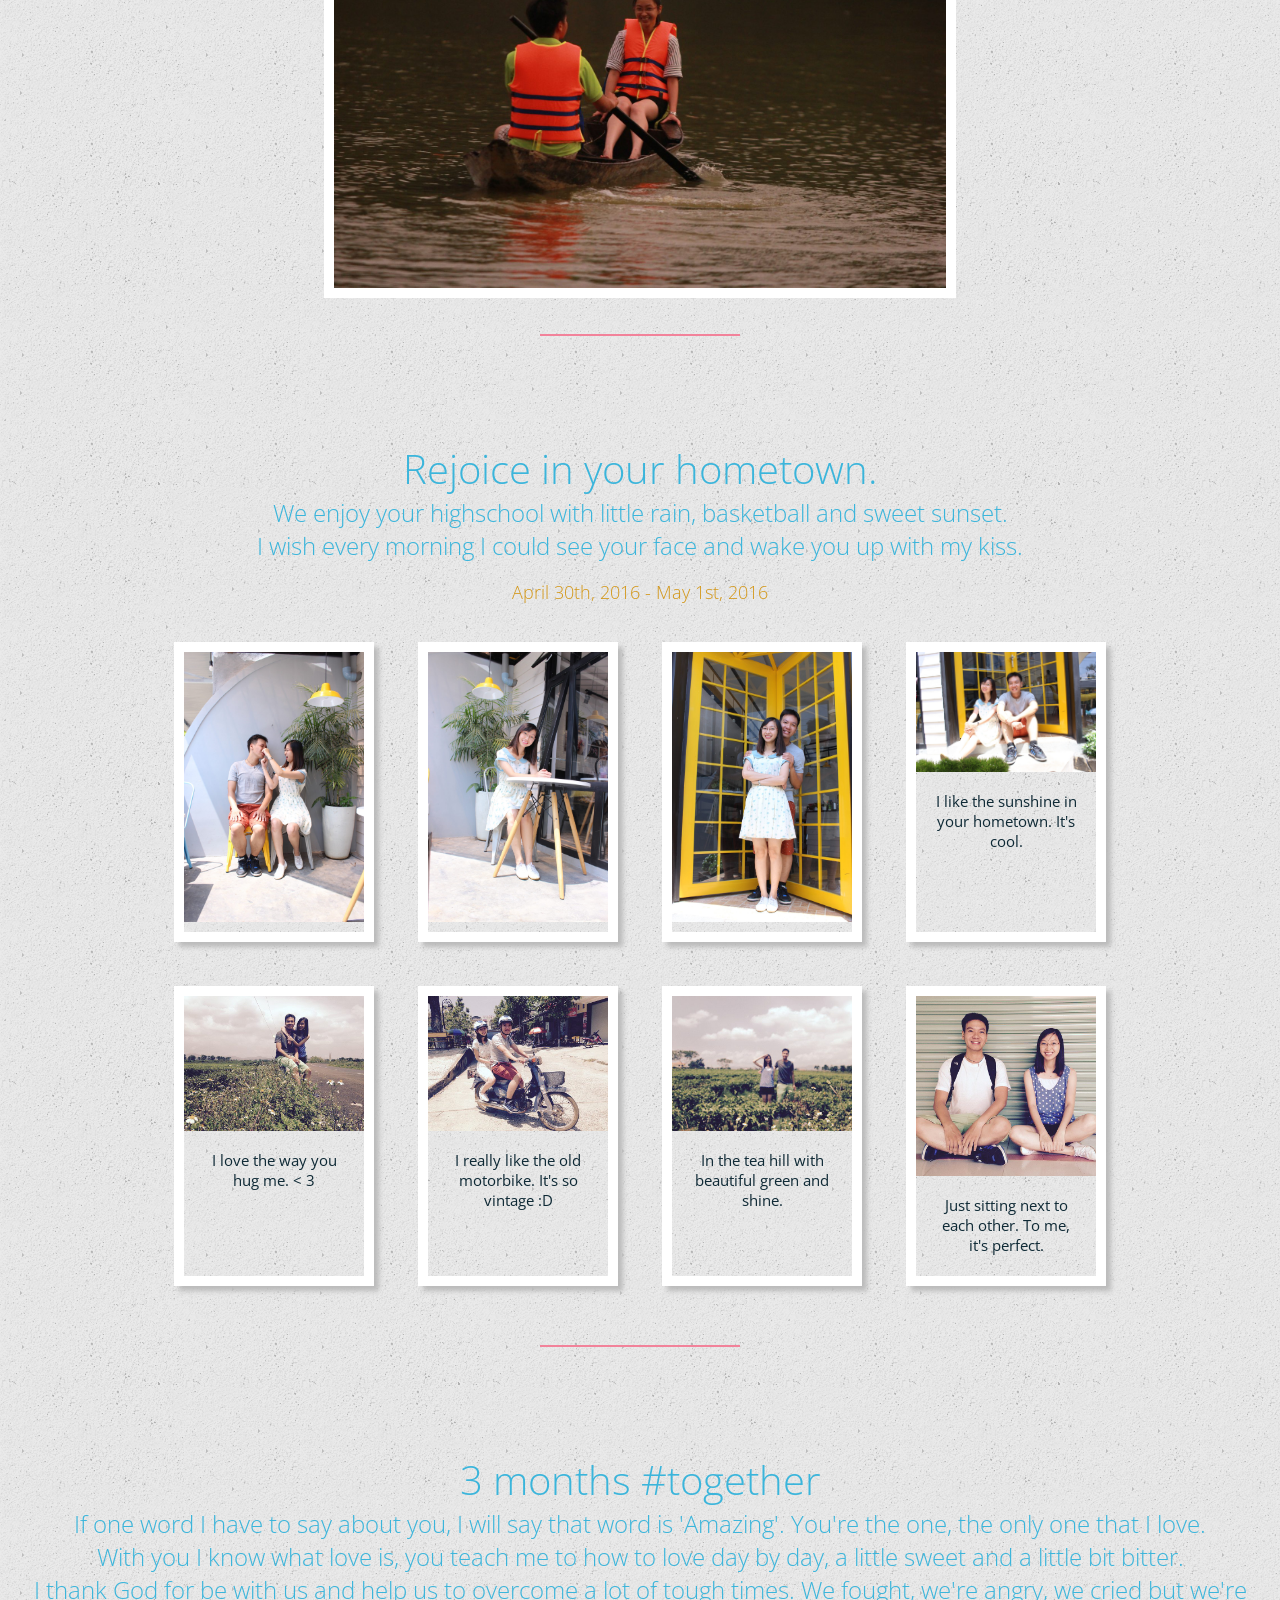
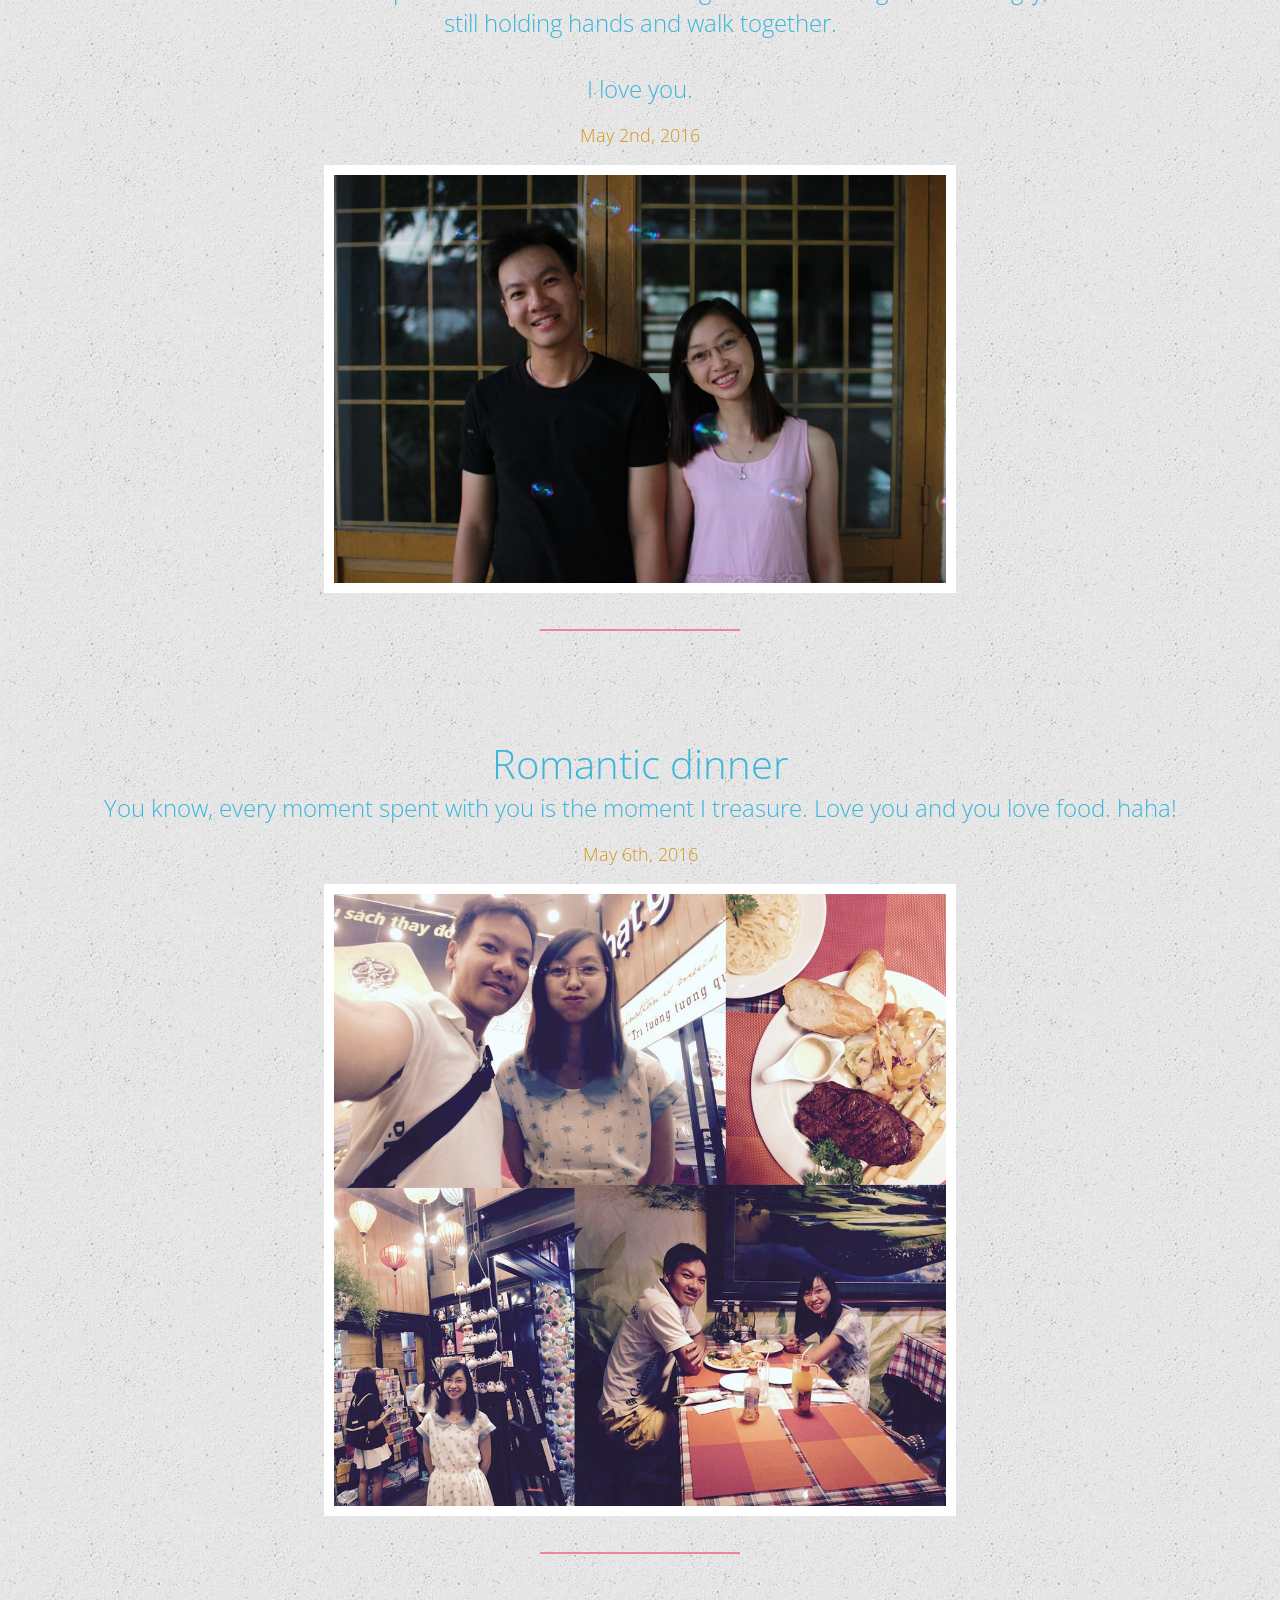
<file: sunandbee/index.html>
<!DOCTYPE html>
<html>
	<head profile="http://www.sunandbee.com/">
		<meta charset="UTF-8">
		<meta name="viewport" content="width=device-width, initial-scale=1">
		<meta name="robots" content="noindex">
		<title>Sun & Bee</title>
		<link rel="stylesheet" href="styles.css">
		<link rel="stylesheet" type="text/css" href="//fonts.googleapis.com/css?family=Open+Sans" />
		<link rel="shortcut icon" href="favicon.ico" type="image/x-icon" >
	</head>

	<body>
		<a class="back-home" href="/">&larr; Letieb</a>
		<div id="header">
			<img id="cover" src="coverphoto2.jpg" alt="cover photo">
			<h2><span>Our adventure.Together.</span></h2>
			<h2 style="top:-200px"><span style="color:white; font-size:48px; font-weight:100; background: rgba(0, 0, 0, 0.0);">Sun & Bee</span></h2>
		</div>

		<div class="song" id="firstpic">
			<div class="song_title">
				<h1 class="event_title">As you may remember, this is our first photo were taken seriously.</h1>
				<h3 style="text-align:center;">September, 2015</h3>
				<p style="text-align:center;"><img src="ourfirstpic.jpg" alt="our first pic" style="width:30%; border:10px solid white;"></p>
			</div>
			<p style="text-align:center;"><img src="line.jpg" alt="line"></p>
		</div>

		<div class="song" id="firstmovie">
			<div class="song_title">
				<h1 class="event_title">Hotel Transylvania 2 is our first movie! Girl, you love animation so much!</h1>
				<h3 style="text-align:center;">October 28th, 2015</h3>
				<p style="text-align:center;"><img src="cartoon.png" alt="music note" style="width:15%; border:0px"></p>
				<p style="text-align:center;"><img src="ourfirstmovie.jpg" alt="our first movie" style="width:30%; border:10px solid white;"></p>
			</div>
			<p style="text-align:center;"><img src="line.jpg" alt="line"></p>
		</div>

		<div class="song" id="firstsong">
			<div class="song_title">
				<h1 class="event_title">The first song that I wrote for you. For your real birthday.</h1>
				<h3 style="text-align:center;">January 11th, 2016</h3>
				<p style="text-align:center;"><img src="music_note.png" alt="music note" style="width:15%; border:0px"></p>
			</div>
			<img class="song_img" src="firstsong.jpg" alt="first song" style="width:30%;height:auto;">
			<div class="song_lyric">
				<p><span style="font-size:36px; color:#F18299;">BEE KHIN</span></p>
				<h3>Verse 1</h3>
				<p>I wrote a song for you <br>
				It might be an aweful song <br>
				But you know that my love is like ocean <br>
				You don't like to go, just like to eat and sleep <br>
				You don't like spicy, you like meat, fruits and chocolate.</p>
				<h3>Verse 2</h3>
				<p>Someday I walk away <br>
				You don't remember anything <br>
				For I know you only have core i1 and 128 ram memory <br>
				without bluetooth, wifi and broken microphone <br>
				And you just want to eat 6 times a day then sleep. </p>
				<h3>Chorus</h3> 
				<p>You said my hair was so ugly <br>
				And yes, my skin is kinda black <br>
				But I will love you like He does. </p>
				<h3>Bridge</h3>
				<p>It's alright forever <br>
				You never feel worries <br>
				I will be by your side <br>
				Remember I love you. </p>
			</div>
			<p style="text-align:center;"><img src="line.jpg" alt="line"></p>
		</div>

		<div class="song" id="commitment">
			<div class="song_title">
				<h1 class="event_title">This night was so special since you made a commitment with me.<br>
				We have spent a bunch of sweet memories together :)</h1>
				<h3 style="text-align:center;">Febuary 2nd, 2016</h3>
				<div id="photo_album_line1" align="center">
					<div class="img">
					    <img src="1.png" alt="1">
						<div class="desc">Crazy roller coaster at DamBri waterfall. I scared you, right?.</div>
					</div>

					<div class="img">
					 	<img src="2.png" alt="2" >
					 	<div class="desc">It's my first time trying to ride on that such beautiful lake.</div>
					</div>

					<div class="img">
					 	<img src="3.png" alt="3">
					 	<div class="desc">You may know that you made me crazy. Crazily happiness.</div>
					</div>

					<div class="img">
					 	<img src="4.png" alt="4">
					 	<div class="desc">At Tho Trang park. We walk and play game together.</div>
					</div>
				</div>
				<div id="photo_album_line2" align="center">
					<div class="img">
					    <img src="5.png" alt="5">
						<div class="desc">Tet seperated us but Viber kept us in touch! And we selfie!</div>
					</div>

					<div class="img">
					 	<img src="6.png" alt="6" >
					 	<div class="desc">Everytime I have say goodbye to go back home, it's not easy.</div>
					</div>

					<div class="img">
					 	<img src="7.png" alt="7">
					 	<div class="desc">Our non-official dating at Dire coffee shop. I was falling in love.</div>
					</div>

					<div class="img">
					 	<img src="8.png" alt="8">
					 	<div class="desc">You changed me a lot with short hair, shirt and kaki jeans.</div>
					</div>
				</div>
			</div>
			<p style="text-align:center;"><img src="line.jpg" alt="line"></p>
		</div>

		<div class="song" id="secondsong">
			<div class="song_title">
				<h1 class="event_title">The next song is not crazy like the first one ;)</h1>
				<h3 style="text-align:center;">Febuary 6th, 2016</h3>
				<p style="text-align:center;"><img src="flappybird.png" alt="music note" style="width:8%; border:0px"></p>
			</div>
			<img class="song_img" src="secondsong.jpg" alt="second song" style="width:25%;height:auto;">
			<div class="song_lyric">
				<p><span style="font-size:36px; color:#F18299;">YOU'RE THE ONLY ONE</span></p>
				<h3>A</h3>
				<p>I just want to go, where you are living <br>
				I just want to sing a song of you and me<br>
				I just want to pray for our faith in God<br>
				No matter what happens, we're still in love.</p>
				<h3>Chorus</h3>
				<p>I miss your lovely face<br>
				Everything will be alright<br>
				You're the only one<br>
				that I love with all my heart<br>
				You took all my life and my future.</p>
				<h3>B</h3> 
				<p>Girl, you change my heart<br>
				You keep my faith.<br>
				Girl, you love my past<br>
				you  believe in me.</p>
			</div>
			<p style="text-align:center;"><img src="line.jpg" alt="line"></p>
		</div>

		<div class="song" id="event_3">
			<div class="song_title">
				<h1 class="event_title"><span style="font-size:40px;">I LOVE YOU </span><br>
				And we're going to take more and more adventures. Together.</h1>
				<h3 style="text-align:center;">Febuary 14th, 2016</h3>
				<p style="text-align:center;"><img src="heart.png" alt="music note" style="width:10%; border:0px"></p>
				<p style="text-align:center;"><img src="line.jpg" alt="line"></p>
			</div>
		</div>

		<div class="song" id="VungTau">
			<div class="song_title">
				<h1 class="event_title">Our first trip ever on motorbike. We have spent over 200km in one day!<br>
				You're rock, Bee! We've been in Vung Tau!</h1>
				<h3 style="text-align:center;">Febuary 20th, 2016</h3>
				<div id="photo_album_line1" align="center">
					<div class="img">
					    <img src="v1.jpg" alt="1">
						<div class="desc">On 'phà': in the beginning and in the end. Different faces!</div>
					</div>

					<div class="img">
					 	<img src="v2.jpg" alt="2" >
					 	<div class="desc">Crazy shooting in Rubber woods on the way, after us many ones came.</div>
					</div>

					<div class="img">
					 	<img src="v3.jpg" alt="3">
					 	<div class="desc">So happy when you wake up early to pre for our breakfast. Delicious :)</div>
					</div>

					<div class="img">
					 	<img src="v4.jpg" alt="4">
					 	<div class="desc">The wind is so strong on Lighthouse hill, and we did something crazy too!</div>
					</div>
				</div>
				<div id="photo_album_line2" align="center">
					<div class="img">
					    <img src="v5.jpg" alt="5">
						<div class="desc">Bee, you're an apple in my eyes. You're so sweet and kind and lovely and...</div>
					</div>

					<div class="img">
					 	<img src="v6.jpg" alt="6" >
					 	<div class="desc">Wherever I am with you, that place becomes so fabulous and memorable. </div>
					</div>

					<div class="img">
					 	<img src="v7.jpg" alt="7">
					 	<div class="desc">We can't stop eating, lunch with 'banh khot' and on the beach with seafood. Yummy!</div>
					</div>

					<div class="img">
					 	<img src="v8.jpg" alt="8">
					 	<div class="desc">Shall we go together to the end of the world? I promise.</div>
					</div>
				</div>
			</div>
			<p style="text-align:center;"><img src="line.jpg" alt="line"></p>
		</div>

		<div class="song" id="event_4">
			<div class="song_title">
				<h1 class="event_title"><span style="font-size:40px;">I HURT YOU :( </span><br>
				I ask you for forgiveness. We shall overcome every obstacles. Together. <br>
				I always love you, Bee iu. You're the apple in my eyes.</h1>
				<h3 style="text-align:center;">Febuary 27th, 2016</h3>
				<p style="text-align:center;"><img src="kemong.jpg" alt="first hurt" style="width:30%; border:10px solid white;"></p>
				<p style="text-align:center;"><img src="line.jpg" alt="line"></p>
			</div>
		</div>

		<div class="song" id="event_5">
			<div class="song_title">
				<h1 class="event_title"><span style="font-size:40px;">SECOND COMMITMENT </span><br>
				I wrote the second commitment for us. The first one was written in Bao Loc. <br>
				After difficult times make us stronger and never lose faith on each other!</h1>
				<h3 style="text-align:center;">Febuary 28th, 2016</h3>
				<p style="text-align:center;"><img src="secondcommitment.jpg" alt="second commitment" style="width:30%; border:10px solid white;"></p>
				<p style="text-align:center;"><img src="line.jpg" alt="line"></p>
			</div>
		</div>

		<div class="song" id="event_6">
			<div class="song_title">
				<h1 class="event_title"><span style="font-size:40px;">My commitment to God</span><br>
				I commit to study Bible with all my heart, all my soul, all my mind and all my strength. <br>
				I want to know You more!<br><br>
				"Commit to the Lord whatever you do, and he will establish your plans." Proverbs 16:3</h1>
				<h3 style="text-align:center;">Febuary 29th, 2016</h3>
				<p style="text-align:center;"><img src="biblestudy.jpg" alt="second commitment" style="width:30%; border:10px solid white;"></p>
				<p style="text-align:center;"><img src="line.jpg" alt="line"></p>
			</div>
		</div>

		<div class="song" id="event_7">
			<div class="song_title">
				<h1 class="event_title"><span style="font-size:40px;">In relationship</span><br>
				This morning, it's beautiful a little more since you changed your status to be in relationship. I know who he is >:P <br>
				And I am missing you. So much. Remember those moments? We're still growing old together.[Jan 9th - Mar 4th] < 3<br><br>
				"They are new every morning, great is your faithfulness." Lamentations 3:23</h1>
				<h3 style="text-align:center;">March 4th, 2016</h3>
				<p style="text-align:center;"><img src="inrelationship.jpg" alt="second commitment" style="width:30%; border:10px solid white;"></p>
				<p style="text-align:center;"><img src="line.jpg" alt="line"></p>
			</div>
		</div>

		<div class="song" id="event_8">
			<div class="song_title">
				<h1 class="event_title"><span style="font-size:40px;">Second trip: Giang Dien Waterfall.</span><br>
				Our plan is never fixed. We changed it and felt awesome. Because I know I need you more than anything.<br>
				We made up from a thing that boring to become flourish! And you know that I love you. Much more than ever.<br>
				<h3 style="text-align:center;">March 6th, 2016</h3>
				<p style="text-align:center;"><a class="album-link" href="https://www.flickr.com/photos/139951008@N04/albums/72157663300950273" target="_blank" rel="noopener">View our Giang Dien waterfall photos on Flickr &rarr;</a></p>
				<p style="text-align:center;"><img src="line.jpg" alt="line"></p>
			</div>
		</div>

		<div class="song" id="event_9">
			<div class="song_title">
				<h1 class="event_title"><span style="font-size:40px;">New Zealand competition.</span><br>
				You know that we're still doing crazy things and now we're selfie in super market <br>
				to try to win tickets to NZ but we missed the date!<br>
				<h3 style="text-align:center;">March 7th, 2016</h3>
				<p style="text-align:center;"><a class="album-link" href="https://www.flickr.com/photos/139951008@N04/albums/72157663297732733" target="_blank" rel="noopener">View our New Zealand competition photos on Flickr &rarr;</a></p>
				<p style="text-align:center;"><img src="line.jpg" alt="line"></p>
			</div>
		</div>

		<div class="song" id="event_10">
			<div class="song_title">
				<h1 class="event_title"><span style="font-size:40px;">Women day</span><br>
				Today is the first day CityHunt was born to the world. But you got sick with hurted neck. :( <br>
				Today I know that I will run to you whenever you need me. You're more than anything in this world. < 3<br><br>
				"Love never fails." I Corinthians 13:8</h1>
				<h3 style="text-align:center;">March 8th, 2016</h3>
				<p style="text-align:center;"><img src="womenday.jpg" alt="second commitment" style="width:30%; border:10px solid white;"></p>
				<p style="text-align:center;"><img src="line.jpg" alt="line"></p>
			</div>
		</div>

		<div class="song" id="CanGio">
			<div class="song_title">
				<h1 class="event_title"><span style="font-size:40px;">Third trip: Can Gio Beach.</span><br>
				<h1 class="event_title">Today is an Easter day. And we choose to go to Can Gio just because...<br>
				...we have no plan for!</h1>
				<h3 style="text-align:center;">March 28th, 2016</h3>
				<div id="photo_album_line1" align="center">
					<div class="img">
					    <img src="cg1.jpg" alt="1">
						<div class="desc">After church service, we have breakfast near the street!</div>
					</div>

					<div class="img">
					 	<img src="cg2.jpg" alt="2" >
					 	<div class="desc">Taking a rest on the way to the beach, in the middle of trees.</div>
					</div>

					<div class="img">
					 	<img src="cg3.jpg" alt="3">
					 	<div class="desc">We go to the seafood market and choose food. So great!</div>
					</div>

					<div class="img">
					 	<img src="cg4.jpg" alt="4">
					 	<div class="desc">It's yummy! We spent more than 1 hour to finish all things :D</div>
					</div>
				</div>
				<div id="photo_album_line2" align="center">
					<div class="img">
					    <img src="cg5.jpg" alt="5">
						<div class="desc">As you may see, seafood market always have fresh fish, snail, crab...</div>
					</div>

					<div class="img">
					 	<img src="cg6.jpg" alt="6" >
					 	<div class="desc">We go to play on the beach, it's so windy so I have to hold Bee tight :P</div>
					</div>

					<div class="img">
					 	<img src="cg7.jpg" alt="7">
					 	<div class="desc">Always be crazy as we are haha. But I love you, so much!</div>
					</div>

					<div class="img">
					 	<img src="cg8.jpg" alt="8">
					 	<div class="desc">We run so fast, so that we can go to this beautiful bridge before dawn.</div>
					</div>
				</div>
			</div>
			<p style="text-align:center;"><img src="line.jpg" alt="line"></p>
		</div>

		<div class="song" id="event_11">
			<div class="song_title">
				<h1 class="event_title"><span style="font-size:40px;">2 months #together</span><br>
				Time flies fast enough and we have spent through a lot of things. We're still holding hands, and still be in love. <br>
				I want to hold you in my arms and talk with you all days for life. You're just the only one that no one like you.<br><br>
				May God bless us and strengthen us, for we devote our life to God and give everything in God's hands. Always.</h1>
				<h3 style="text-align:center;">April 2nd, 2016</h3>
				<p style="text-align:center;"><img src="2months.jpg" alt="second months" style="width:30%; border:10px solid white;"></p>
				<p style="text-align:center;"><img src="line.jpg" alt="line"></p>
			</div>
		</div>

		<div class="song" id="event_12">
			<div class="song_title">
				<h1 class="event_title"><span style="font-size:40px;">First time I ride you in the boat.</span><br>
				Haha your face is ugly and scary because of me right? But we did something crazy you remember? <br>
				We try to go under the bridge and we did it! <br><br>
				So exciting you know, I love your craziness. <br><br>
				And I love the time we spent to read Bible and pray on the bridge <br>
				in the morning. I want to ride you on the boat forever haha. </h1>
				<h3 style="text-align:center;">April 17th, 2016</h3>
				<p style="text-align:center;"><img src="boat.jpg" alt="second months" style="width:50%; border:10px solid white;"></p>
				<p style="text-align:center;"><img src="line.jpg" alt="line"></p>
			</div>
		</div>

		<div class="song" id="event_13">
			<div class="song_title">
				<h1 class="event_title"><span style="font-size:40px;">Rejoice in your hometown.</span><br>
				<h1 class="event_title">We enjoy your highschool with little rain, basketball and sweet sunset.<br>
				I wish every morning I could see your face and wake you up with my kiss.</h1>
				<h3 style="text-align:center;">April 30th, 2016 - May 1st, 2016</h3>
				<div id="photo_album_line1" align="center">
					<div class="img">
					    <img src="ht1.jpg" alt="1">
						<div class="desc">You're so nice Bee!</div>
					</div>

					<div class="img">
					 	<img src="ht2.jpg" alt="2" >
					 	<div class="desc">Sometimes you're really sweet.</div>
					</div>

					<div class="img">
					 	<img src="ht3.jpg" alt="3">
					 	<div class="desc">I want to hold you tight. Everyday.</div>
					</div>

					<div class="img">
					 	<img src="ht4.jpg" alt="4">
					 	<div class="desc">I like the sunshine in your hometown. It's cool.</div>
					</div>
				</div>
				<div id="photo_album_line2" align="center">
					<div class="img">
					    <img src="ht5.jpg" alt="5">
						<div class="desc">I love the way you hug me. < 3</div>
					</div>

					<div class="img">
					 	<img src="ht6.jpg" alt="6" >
					 	<div class="desc">I really like the old motorbike. It's so vintage :D </div>
					</div>

					<div class="img">
					 	<img src="ht7.jpg" alt="7">
					 	<div class="desc">In the tea hill with beautiful green and shine.</div>
					</div>

					<div class="img">
					 	<img src="ht8.jpg" alt="8">
					 	<div class="desc">Just sitting next to each other. To me, it's perfect.</div>
					</div>
				</div>
			</div>
			<p style="text-align:center;"><img src="line.jpg" alt="line"></p>
		</div>

		<div class="song" id="event_14">
			<div class="song_title">
				<h1 class="event_title"><span style="font-size:40px;">3 months #together</span><br>
				If one word I have to say about you, I will say that word is 'Amazing'. You're the one, the only one that I love. <br>
				With you I know what love is, you teach me to how to love day by day, a little sweet and a little bit bitter. </br>
				I thank God for be with us and help us to overcome a lot of tough times. We fought, we're angry, we cried but we're <br>
				still holding hands and walk together. <br>
				<br>
				I love you.</h1>
				<h3 style="text-align:center;">May 2nd, 2016</h3>
				<p style="text-align:center;"><img src="may2.jpg" alt="second months" style="width:50%; border:10px solid white;"></p>
				<p style="text-align:center;"><img src="line.jpg" alt="line"></p>
			</div>
		</div>

		<div class="song" id="event_15">
			<div class="song_title">
				<h1 class="event_title"><span style="font-size:40px;">Romantic dinner</span><br>
				You know, every moment spent with you is the moment I treasure. Love you and you love food. haha!
				</h1>
				<h3 style="text-align:center;">May 6th, 2016</h3>
				<p style="text-align:center;"><img src="dinner.jpg" alt="second months" style="width:50%; border:10px solid white;"></p>
				<p style="text-align:center;"><img src="line.jpg" alt="line"></p>
			</div>
		</div>

		<div class="song" id="event_16">
			<div class="song_title">
				<h1 class="event_title"><span style="font-size:40px;">Apologize</span><br>
				You don't know how "cảm động" I am when I saw your writing. You don't know how much I love you right? <br>
				I love you more than myself. I love the way you say sorry, it's really sweet and touch my heart. Bee khìn.<br>
				</h1>
				<h3 style="text-align:center;">May 22th, 2016</h3>
				<p style="text-align:center;"><img src="apologize.jpg" alt="second months" style="width:50%; border:10px solid white;"></p>
				<p style="text-align:center;"><img src="line.jpg" alt="line"></p>
			</div>
		</div>

		<div class="song" id="event_17">
			<div class="song_title">
				<h1 class="event_title"><span style="font-size:40px;">Love and Faith</span><br>
				Do you remember? Today is our 4th month aniversary. We are back from separate to stick to each other.<br>
				You know, I love you more day by day. Love is our foundation, never break down it. Hold hand tight, I promise.<br>
				</h1>
				<h3 style="text-align:center;">June 2nd, 2016</h3>
				<p style="text-align:center;"><img src="loveneverfails.jpg" alt="second months" style="width:50%; border:10px solid white;"></p>
				<p style="text-align:center;"><img src="line.jpg" alt="line"></p>
			</div>
		</div>

		<div class="song" id="event_18">
			<div class="song_title">
				<h1 class="event_title"><span style="font-size:40px;">Get over the storm</span><br>
				In a week, we have a big up and down in my life. I am blessed because I have you besides to hold my hand.<br>
				Thank you for your trust, thank you for your lovely face and thanks for suffering with me. I love you.<br>
				</h1>
				<h3 style="text-align:center;">June 20th, 2016</h3>
				<p style="text-align:center;"><img src="biblekids.jpg" alt="second months" style="width:50%; border:10px solid white;"></p>
				<p style="text-align:center;"><img src="line.jpg" alt="line"></p>
			</div>
		</div>

		<div class="song" id="event_19">
			<div class="song_title">
				<h1 class="event_title"><span style="font-size:40px;">What's wrong?</span><br>
				I don't know why peaceful time is always short. What do you want from me?<br>
				I don't know why it's easy to get angry with me. Did I do something wrong?<br>
				I don't know why I can't please you, it's so hard. What do you need from me?<br>
				</h1>
				<h3 style="text-align:center;">July 11th, 2016</h3>
				<p style="text-align:center;"><img src="need.jpg" alt="tired" style="width:50%; border:10px solid white;"></p>
				<p style="text-align:center;"><img src="line.jpg" alt="line"></p>
			</div>
		</div>

		<div class="song" id="event_20">
			<div class="song_title">
				<h1 class="event_title"><span style="font-size:40px;">God Triangle</span><br>
				We've been through a lot of difficulties. We love each other more day by day <br>
				not because of us, but because we follow Jesus day by day. I believe in the way <br>
				we love each other by loving God. I will hold your hands forever and ever as I love <br>
				Jesus. Bee, I love you and I need you. From Sun. <br>
				</h1>
				<h3 style="text-align:center;">August 8th, 2016</h3>
				<p style="text-align:center;"><img src="godtriangle.jpg" alt="tired" style="width:80%; border:10px solid white;"></p>
				<p style="text-align:center;"><img src="line.jpg" alt="line"></p>
			</div>
		</div>

		<div class="song" id="event_21">
			<div class="song_title">
				<h1 class="event_title"><span style="font-size:40px;">Be more like Jesus</span><br>
				"Not looking to your own interests, but each of you to the interests of the others." <br>
				Philippians 2:4<br>
				<br>
				How long have we been through together? That made our bond stronger everyday. <br>
				We understand each other, forgive and love. You're my the only one, bee. <br>
				</h1>
				<h3 style="text-align:center;">August 16th, 2016</h3>
				<p style="text-align:center;"><img src="loveneverfails2.jpg" alt="tired" style="width:70%; border:10px solid white;"></p>
				<p style="text-align:center;"><img src="line.jpg" alt="line"></p>
			</div>
		</div>

		<h1 style="text-align:center; font-size:24px; font-weight:100;">(To be continued < 3. God bless us.)</h1>

		<div id="footer">
			<h1 style="color:white; font-size:12px; font-weight:100; padding:20px 20px 20px 20px; text-align:center;">Copyright 2016 by Sun & Bee</h1>
		</div>
	</body>
</html>
</file>
<file: styles.css>
/* Letieb
   1. Tokens   2. Base   3. Header and menu   4. Shared pieces
   5. Sections, in page order   6. Footer   7. Smaller screens */

/* ---------- 1. Tokens ---------- */
:root {
  --paper: #f7f3ec;
  --paper-2: #efe8dc;
  --ink: #2b2520;
  --ink-soft: #5e554c;
  --ink-faint: #8f8478;
  --line: #ddd3c4;
  --accent: #9a6b3f;
  --accent-ink: #fffdf9;
  --accent-soft: #f0e3d1;
  --card: #fffdf9;

  --tag-family: #b5654d;
  --tag-work: #4f6f8f;
  --tag-growth: #6b7f4a;
  --tag-travel: #8a6aa8;
  --tag-faith: #a07a2e;

  --serif: "Newsreader", Georgia, "Times New Roman", serif;
  --sans: "Inter", system-ui, -apple-system, "Segoe UI", sans-serif;
  --max: 1040px;
  --gutter: clamp(16px, 4vw, 40px);
  --radius: 14px;
  --header: 60px;
}

@media (prefers-color-scheme: dark) {
  :root {
    --paper: #1b1815;
    --paper-2: #24201c;
    --ink: #eee6da;
    --ink-soft: #c2b7a8;
    --ink-faint: #8f8578;
    --line: #3a332c;
    --accent: #d6a874;
    --accent-ink: #1b1815;
    --accent-soft: #3a2e22;
    --card: #221e1a;
    --tag-family: #e0927a;
    --tag-work: #8fb0d1;
    --tag-growth: #a9bf86;
    --tag-travel: #bea0d9;
    --tag-faith: #d9b468;
  }
}

/* ---------- 2. Base ---------- */
*, *::before, *::after { box-sizing: border-box; }
[hidden] { display: none !important; }

html { scroll-behavior: smooth; scroll-padding-top: calc(var(--header) + 12px); }
@media (prefers-reduced-motion: reduce) {
  html { scroll-behavior: auto; }
  * { transition: none !important; }
}

body {
  margin: 0;
  background: var(--paper);
  color: var(--ink);
  font-family: var(--sans);
  font-size: 16px;
  line-height: 1.6;
  -webkit-font-smoothing: antialiased;
}

img { max-width: 100%; height: auto; display: block; }
a { color: inherit; }
h1, h2, h3 { font-family: var(--serif); font-weight: 500; line-height: 1.15; margin: 0; }
p { margin: 0; }
ul, ol { list-style: none; margin: 0; padding: 0; }
:focus-visible { outline: 2px solid var(--accent); outline-offset: 3px; border-radius: 4px; }

main { max-width: var(--max); margin: 0 auto; padding: 0 var(--gutter); }

/* ---------- 3. Header and menu ---------- */
.site-header {
  position: sticky;
  top: 0;
  z-index: 10;
  display: flex;
  align-items: center;
  justify-content: space-between;
  gap: 16px;
  min-height: var(--header);
  padding: 0 var(--gutter);
  background: color-mix(in srgb, var(--paper) 90%, transparent);
  backdrop-filter: blur(8px);
  -webkit-backdrop-filter: blur(8px);
  border-bottom: 1px solid var(--line);
}
.wordmark { font-family: var(--serif); font-size: 22px; font-weight: 500; text-decoration: none; letter-spacing: 0.01em; }
.site-nav { display: flex; gap: clamp(14px, 2.6vw, 28px); }
.site-nav a {
  padding: 6px 0;
  font-size: 14px;
  color: var(--ink-soft);
  text-decoration: none;
  border-bottom: 1px solid transparent;
}
.site-nav a:hover { color: var(--accent); }
.site-nav a[aria-current="true"] { color: var(--ink); border-bottom-color: var(--accent); }
.menu-toggle {
  display: none;
  padding: 7px 14px;
  border: 1px solid var(--line);
  border-radius: 999px;
  background: transparent;
  color: var(--ink);
  font: inherit;
  font-size: 14px;
  cursor: pointer;
}

/* ---------- 4. Shared pieces ---------- */
.eyebrow, .label {
  font-family: var(--sans);
  font-size: 13px;
  font-weight: 600;
  letter-spacing: 0.1em;
  text-transform: uppercase;
  color: var(--accent);
}
.eyebrow { margin-bottom: 14px; letter-spacing: 0.12em; }
.label { margin-bottom: 14px; }
.muted { color: var(--ink-faint); }

.section { padding: clamp(48px, 8vw, 88px) 0; border-top: 1px solid var(--line); }
.section h2 { font-size: clamp(32px, 4.5vw, 44px); margin-bottom: 10px; }
.section-intro { margin-bottom: 32px; color: var(--ink-soft); font-size: 17px; max-width: 62ch; }

.more-link { display: inline-block; margin-top: 24px; font-weight: 500; color: var(--accent); text-decoration: none; }
.more-link:hover { text-decoration: underline; }

.button {
  display: inline-flex;
  align-items: center;
  min-height: 44px;
  padding: 10px 20px;
  border: 1px solid var(--line);
  border-radius: 999px;
  background: var(--card);
  font-size: 15px;
  font-weight: 500;
  text-decoration: none;
  transition: border-color 0.15s, background 0.15s;
}
.button:hover { border-color: var(--accent); }
.button-primary { background: var(--accent); border-color: var(--accent); color: var(--accent-ink); }
.button-primary:hover { background: color-mix(in srgb, var(--accent) 88%, var(--ink)); }

/* Cards: themes, notes and rooms share one shape */
.card {
  position: relative;
  display: flex;
  flex-direction: column;
  gap: 6px;
  height: 100%;
  padding: 20px 22px;
  background: var(--card);
  border: 1px solid var(--line);
  border-radius: var(--radius);
  text-decoration: none;
  transition: border-color 0.15s, transform 0.15s;
}
a.card:hover { border-color: var(--accent); transform: translateY(-2px); }
.card-name { font-family: var(--serif); font-size: 24px; line-height: 1.25; }
.card-text { color: var(--ink-soft); font-size: 15px; }
.card.is-soon { background: transparent; border-style: dashed; color: var(--ink-faint); }
.card.is-soon .card-text { color: var(--ink-faint); }

.chips { display: flex; flex-wrap: wrap; gap: 8px; margin-bottom: 32px; }
.chip {
  padding: 6px 14px;
  border: 1px solid var(--line);
  border-radius: 999px;
  background: transparent;
  color: var(--ink-soft);
  font: inherit;
  font-size: 14px;
  cursor: pointer;
}
.chip:hover { border-color: var(--accent); }
.chip[aria-pressed="true"] { background: var(--ink); border-color: var(--ink); color: var(--paper); }

.tag {
  font-size: 11px;
  font-weight: 600;
  letter-spacing: 0.08em;
  text-transform: uppercase;
  padding: 2px 8px;
  border-radius: 999px;
  border: 1px solid currentColor;
}
.tag-family { color: var(--tag-family); }
.tag-work { color: var(--tag-work); }
.tag-growth { color: var(--tag-growth); }
.tag-travel { color: var(--tag-travel); }
.tag-faith { color: var(--tag-faith); }

/* ---------- 5. Sections ---------- */

/* Hero */
.hero {
  display: grid;
  grid-template-columns: 1.3fr 1fr;
  gap: clamp(32px, 6vw, 72px);
  align-items: center;
  padding: clamp(48px, 9vw, 104px) 0 clamp(40px, 7vw, 80px);
}
.hero h1 { font-size: clamp(44px, 7vw, 76px); letter-spacing: -0.01em; }
.lede {
  font-family: var(--serif);
  font-size: clamp(20px, 2.4vw, 24px);
  line-height: 1.45;
  color: var(--ink-soft);
  margin: 20px 0 28px;
  max-width: 36ch;
}
.hero-actions { display: flex; flex-wrap: wrap; gap: 10px; }
.portrait { margin: 0; }
.portrait img {
  width: 100%;
  aspect-ratio: 4 / 5;
  object-fit: cover;
  object-position: center 20%;
  border-radius: 18px;
  box-shadow: 0 24px 48px -28px rgb(43 37 32 / 0.55);
}

/* The house: verse, meaning, family */
.verse { margin: 0 auto clamp(48px, 7vw, 80px); max-width: 26ch; text-align: center; font-size: clamp(30px, 5vw, 50px); }
.verse blockquote { margin: 0; font-family: var(--serif); font-style: italic; line-height: 1.2; letter-spacing: -0.005em; text-wrap: balance; }
.verse figcaption {
  margin-top: 20px;
  font-size: 13px;
  font-weight: 600;
  letter-spacing: 0.12em;
  text-transform: uppercase;
  color: var(--accent);
}
.house { display: grid; grid-template-columns: 1fr 1.1fr; gap: clamp(28px, 5vw, 64px); align-items: start; }
.house-text p { margin-top: 14px; font-family: var(--serif); font-size: 19px; line-height: 1.6; }
.house-text em { color: var(--accent); }
.members { display: flex; flex-direction: column; gap: 12px; }
.member {
  display: flex;
  gap: 18px;
  padding: 20px 22px;
  background: var(--card);
  border: 1px solid var(--line);
  border-radius: var(--radius);
}
.member.is-soon { background: transparent; border-style: dashed; }
.member-mark {
  flex: none;
  display: flex;
  align-items: center;
  justify-content: center;
  width: 48px;
  height: 48px;
  border-radius: 50%;
  background: var(--accent-soft);
  color: var(--accent);
  font-family: var(--serif);
  font-size: 24px;
}
.member h3 { font-size: 24px; }
.member-role { font-size: 12px; font-weight: 600; letter-spacing: 0.08em; text-transform: uppercase; color: var(--ink-faint); margin: 2px 0 8px; }
.member-text p:not(.member-role) { color: var(--ink-soft); font-size: 15px; }
.member-link { display: inline-block; margin-top: 8px; font-size: 14px; font-weight: 500; color: var(--accent); text-decoration: none; }
.member-link:hover { text-decoration: underline; }

/* My story */
.story { display: grid; grid-template-columns: repeat(3, 1fr); gap: clamp(24px, 4vw, 44px); margin-top: 32px; }
.story h3 { font-family: var(--sans); font-size: 13px; font-weight: 600; letter-spacing: 0.1em; text-transform: uppercase; color: var(--accent); margin-bottom: 10px; }
.story p { font-family: var(--serif); font-size: 19px; line-height: 1.6; }
.workspace { margin: clamp(40px, 6vw, 64px) 0 0; }
.workspace-grid { display: grid; grid-template-columns: 1fr 1fr; gap: 14px; }
.workspace img { width: 100%; aspect-ratio: 4 / 3; object-fit: cover; border-radius: var(--radius); }
.workspace figcaption { margin-top: 12px; font-family: var(--serif); font-size: 14px; font-style: italic; color: var(--ink-faint); }

/* Career */
.career { display: grid; grid-template-columns: 1.6fr 1fr; gap: clamp(28px, 5vw, 56px); align-items: start; }
.role { display: grid; grid-template-columns: 104px 1fr; gap: 20px; padding: 18px 0; border-top: 1px solid var(--line); }
.role:first-child { border-top: none; padding-top: 0; }
.role-when { font-family: var(--serif); font-size: 16px; color: var(--ink-faint); line-height: 1.5; }
.role.is-current .role-when { color: var(--accent); }
.role h3 { font-size: 21px; }
.role-org { display: inline-block; margin-top: 4px; font-size: 14px; font-weight: 600; letter-spacing: 0.04em; color: var(--ink-soft); text-decoration: none; }
a.role-org { color: var(--accent); }
a.role-org:hover { text-decoration: underline; }
.role p { margin-top: 6px; color: var(--ink-soft); max-width: 58ch; }

.career-side { display: flex; flex-direction: column; gap: 14px; }
.career-card { padding: 20px 22px; background: var(--card); border: 1px solid var(--line); border-radius: var(--radius); }
.career-card h3 { font-family: var(--sans); font-size: 13px; font-weight: 600; letter-spacing: 0.1em; text-transform: uppercase; color: var(--accent); margin-bottom: 12px; }
.career-list { display: flex; flex-direction: column; gap: 12px; }
.career-item { display: grid; grid-template-columns: 92px 1fr; column-gap: 12px; font-size: 15px; }
.career-when { color: var(--ink-faint); grid-row: span 2; }
.career-text { color: var(--ink-soft); font-size: 14px; }
.career-side .more-link { margin-top: 4px; }

/* Chapters */
.timeline { position: relative; }
.timeline::before { content: ""; position: absolute; left: 128px; top: 8px; bottom: 8px; width: 1px; background: var(--line); }
.chapter { position: relative; display: grid; grid-template-columns: 112px 1fr; gap: 33px; padding-bottom: 34px; }
.chapter:last-child { padding-bottom: 0; }
.chapter::before {
  content: "";
  position: absolute;
  left: 124px;
  top: 8px;
  width: 9px;
  height: 9px;
  border-radius: 50%;
  background: var(--paper);
  border: 2px solid var(--accent);
}
.chapter-when { text-align: right; font-family: var(--serif); font-size: 18px; color: var(--accent); line-height: 1.4; }
.chapter-head { display: flex; flex-wrap: wrap; align-items: baseline; gap: 6px 12px; }
.chapter-head h3 { font-size: 22px; }
.chapter-body p { margin-top: 6px; color: var(--ink-soft); max-width: 60ch; }
.chapter-link { display: inline-block; margin-top: 8px; font-size: 14px; font-weight: 500; color: var(--accent); text-decoration: none; }
.chapter-link:hover { text-decoration: underline; }

/* What I care about, and Notes */
.themes { display: grid; grid-template-columns: repeat(3, 1fr); gap: 14px; margin-top: 32px; }
.notes { display: grid; grid-template-columns: 1fr 1fr; gap: 14px; }
.note-date { font-size: 12px; font-weight: 600; letter-spacing: 0.08em; text-transform: uppercase; color: var(--ink-faint); }

/* Books shelf */
.shelf { display: flex; flex-direction: column; gap: 36px; }
.shelf-books { display: grid; grid-template-columns: repeat(auto-fill, minmax(132px, 1fr)); gap: 28px 22px; }
.book-tile {
  width: 100%;
  display: flex;
  flex-direction: column;
  gap: 6px;
  padding: 0;
  border: none;
  background: none;
  color: inherit;
  font: inherit;
  text-align: left;
  cursor: pointer;
}
.book-tile .cover { transition: transform 0.2s ease, box-shadow 0.2s ease; margin-bottom: 6px; }
.book-tile:hover .cover, .book-tile:focus-visible .cover { transform: translateY(-4px); box-shadow: 0 2px 0 var(--line), 0 18px 30px -16px rgb(43 37 32 / 0.6); }
.book-tile-title { font-family: var(--serif); font-size: 18px; line-height: 1.2; }
.book-tile-meta { font-size: 13px; color: var(--ink-faint); }

/* Covers, matching books.letieb.com */
.cover {
  position: relative;
  display: block;
  width: 100%;
  aspect-ratio: 2 / 3;
  border-radius: 4px 8px 8px 4px;
  overflow: hidden;
  background: var(--paper-2);
  box-shadow: 0 1px 0 var(--line), 0 12px 24px -16px rgb(43 37 32 / 0.55);
}
.cover img { width: 100%; height: 100%; object-fit: cover; }
.cover::after { content: ""; position: absolute; inset: 0 auto 0 0; width: 6px; background: linear-gradient(90deg, rgb(0 0 0 / 0.14), transparent); }
.cover-lg { width: 180px; flex: none; }
.cover-blank {
  display: flex;
  flex-direction: column;
  justify-content: space-between;
  padding: 14px 12px 14px 18px;
  background: var(--accent-soft);
  border: 1px solid color-mix(in srgb, var(--accent) 25%, var(--line));
}
.cover-blank-title { display: block; font-family: var(--serif); font-size: 18px; line-height: 1.15; overflow: hidden; overflow-wrap: anywhere; max-height: calc(1.15em * 5); }
.cover-blank-author { font-size: 10px; letter-spacing: 0.06em; text-transform: uppercase; color: var(--ink-soft); }

/* Book pop-up */
.book-dialog {
  width: min(680px, calc(100vw - 32px));
  max-height: calc(100dvh - 32px);
  padding: clamp(22px, 4vw, 36px);
  border: 1px solid var(--line);
  border-radius: 18px;
  background: var(--card);
  color: var(--ink);
  box-shadow: 0 30px 80px -30px rgb(0 0 0 / 0.5);
}
.book-dialog::backdrop { background: rgb(27 24 21 / 0.5); backdrop-filter: blur(3px); }
.dialog-close {
  position: absolute;
  top: 12px;
  right: 14px;
  width: 40px;
  height: 40px;
  border: none;
  border-radius: 50%;
  background: transparent;
  color: var(--ink-faint);
  font-size: 28px;
  line-height: 1;
  cursor: pointer;
}
.dialog-close:hover { background: var(--paper-2); color: var(--ink); }
.book-dialog-body { display: flex; gap: clamp(18px, 4vw, 30px); align-items: flex-start; }
.book-dialog-text { flex: 1; min-width: 0; display: flex; flex-direction: column; gap: 8px; padding-top: 4px; }
.book-dialog-text .eyebrow { margin: 0; }
.book-dialog-text h3 { font-size: clamp(28px, 4vw, 36px); padding-right: 28px; }
.book-dialog-author { font-family: var(--serif); font-size: 19px; color: var(--ink-soft); }
.book-dialog-text .muted { font-size: 14px; }
.bar-track { display: block; height: 6px; margin-top: 6px; border-radius: 999px; background: var(--paper-2); overflow: hidden; }
.bar-fill { display: block; height: 100%; border-radius: inherit; background: var(--accent); }
.book-dialog-notes { margin-top: 26px; padding-top: 22px; border-top: 1px solid var(--line); }
.book-dialog-notes h4 { font-family: var(--sans); font-size: 13px; font-weight: 600; letter-spacing: 0.1em; text-transform: uppercase; color: var(--accent); margin: 0 0 14px; }
.book-note { margin: 0 0 18px; padding-left: 16px; border-left: 2px solid var(--accent-soft); }
.book-note p { font-family: var(--serif); font-size: 19px; line-height: 1.55; white-space: pre-wrap; }
.book-note cite { display: block; margin-top: 6px; font-style: normal; font-size: 13px; color: var(--ink-faint); }
.book-dialog-notes .more-link { margin-top: 6px; }

/* Health */
.health { display: flex; flex-direction: column; gap: 14px; }
.health-tiles { display: grid; grid-template-columns: repeat(3, 1fr); gap: 14px; }
.health-tile, .health-card { display: flex; flex-direction: column; gap: 2px; padding: 20px 22px; background: var(--card); border: 1px solid var(--line); border-radius: var(--radius); }
.health-value { font-family: var(--serif); font-size: clamp(26px, 4.4vw, 40px); line-height: 1.1; white-space: nowrap; }
.health-tile .muted, .health-recent .muted { font-size: 14px; }
.health-columns { display: grid; grid-template-columns: 1.6fr 1fr; gap: 14px; }
.health-chart { display: flex; align-items: stretch; gap: 5px; height: 150px; }
.health-col { flex: 1; min-width: 0; display: flex; flex-direction: column; align-items: center; gap: 6px; }
.health-slot { flex: 1; width: 100%; max-width: 36px; display: flex; align-items: flex-end; }
.health-bar { width: 100%; border-radius: 4px 4px 2px 2px; background: color-mix(in srgb, var(--accent) 45%, var(--paper-2)); }
.health-bar.is-met, .health-col.is-now .health-bar:not(.is-empty) { background: var(--accent); }
.health-bar.is-empty { height: 3px !important; background: var(--line); border-radius: 2px; }
.health-label { height: 14px; font-size: 11px; line-height: 14px; color: var(--ink-faint); white-space: nowrap; }
.health-recent li { display: flex; align-items: baseline; gap: 10px; padding: 9px 0; border-top: 1px solid var(--line); }
.health-recent li:first-child { border-top: none; padding-top: 0; }
.health-type { font-weight: 500; }
.health-minutes { margin-left: auto; font-family: var(--serif); font-size: 18px; }

/* Rooms */
.rooms { display: flex; flex-direction: column; gap: 36px; }
.room-group-head { display: flex; flex-wrap: wrap; align-items: baseline; gap: 4px 14px; margin-bottom: 14px; }
.room-group-head h3 { font-family: var(--sans); font-size: 13px; font-weight: 600; letter-spacing: 0.1em; text-transform: uppercase; color: var(--accent); }
.room-group-head .muted { font-size: 14px; }
.room-list { display: grid; grid-template-columns: repeat(3, 1fr); gap: 14px; }
.room-lock {
  position: absolute;
  top: 18px;
  right: 18px;
  display: inline-flex;
  align-items: center;
  gap: 5px;
  font-size: 12px;
  font-weight: 500;
  color: var(--ink-faint);
}
.room-lock svg { width: 14px; height: 14px; }

/* ---------- 6. Footer ---------- */
.site-footer {
  border-top: 1px solid var(--line);
  background: var(--paper-2);
  text-align: center;
  padding: 48px var(--gutter) 56px;
  color: var(--ink-soft);
}
.site-footer p { margin: 4px 0; }
.site-footer a { color: var(--ink); }
.footer-mark { font-family: var(--serif); font-size: 30px; color: var(--ink); line-height: 1.1; }
.footer-meaning { font-family: var(--serif); font-style: italic; font-size: 18px; margin-bottom: 14px !important; }
.small { font-size: 13px; color: var(--ink-faint); }

/* ---------- 7. Smaller screens ---------- */
@media (max-width: 860px) {
  .house { grid-template-columns: 1fr; }
  .health-columns { grid-template-columns: 1fr; }
  .story { grid-template-columns: 1fr; }
  .career { grid-template-columns: 1fr; }
  .themes, .room-list { grid-template-columns: 1fr 1fr; }
}

/* Phones: the menu folds into a button */
@media (max-width: 720px) {
  .menu-toggle { display: inline-flex; }
  .site-nav {
    display: none;
    position: absolute;
    top: 100%;
    left: 0;
    right: 0;
    flex-direction: column;
    gap: 0;
    padding: 6px var(--gutter) 14px;
    background: var(--paper);
    border-bottom: 1px solid var(--line);
    box-shadow: 0 18px 30px -22px rgb(43 37 32 / 0.5);
  }
  .site-nav.is-open { display: flex; }
  .site-nav a { padding: 12px 0; font-size: 17px; border-bottom: 1px solid var(--line); }
  .site-nav a:last-child { border-bottom: none; }
  .site-nav a[aria-current="true"] { color: var(--accent); border-bottom-color: var(--line); }
}

@media (max-width: 640px) {
  .hero { grid-template-columns: 1fr; padding-top: 32px; }
  .portrait { order: -1; max-width: 260px; }
  .workspace-grid, .notes, .themes, .room-list { grid-template-columns: 1fr; }
  .health-tiles { grid-template-columns: 1fr; }
  .health-value { font-size: 34px; }

  .timeline::before { left: 4px; }
  .chapter { grid-template-columns: 1fr; gap: 2px; padding-left: 28px; }
  .chapter::before { left: 0; top: 7px; }
  .chapter-when { text-align: left; font-size: 16px; }

  .role { grid-template-columns: 1fr; gap: 2px; }
  .role h3 { font-size: 19px; }

  .shelf-books { grid-template-columns: repeat(auto-fill, minmax(100px, 1fr)); gap: 22px 16px; }
  .book-tile-title { font-size: 16px; }
  .book-dialog { width: 100vw; max-width: none; max-height: 92dvh; margin: auto 0 0; border-radius: 18px 18px 0 0; }
  .book-dialog-body { flex-direction: column; align-items: center; text-align: center; }
  .book-dialog-text { align-items: center; width: 100%; }
  .book-dialog-text h3 { padding-right: 0; }
  .book-dialog-text .bar-track { width: 100%; }
  .cover-lg { width: 140px; }
}
</file>
<file: sunandbee/styles.css>
body {
    background-color: #1a1a1a;
    background-image: url("noisy.png");
    background-repeat: repeat-y repeat-x;
}

h1 {
	font-family:'Open Sans', Sans-Serif;
  color: #3BB5DB;
  font-weight:100;
}

h3 {
	font-family:'Open Sans', Sans-Serif;
    color: #D39615;
    font-size:18px;
    font-weight:100;
}

p {
	font-family:'Open Sans', Sans-Serif;
    color:#0E2935;
    font-weight:100;
}

#cover{
  /* Set up proportionate scaling */
  width: 100%;
  height: auto;
  border:0px;
	
  /* Set up positioning */
  position:relative;
  top: 0;
  left: 0;}

h2 { 
   position:relative; 
   top: -250px; 
   text-align:center;
   width: 100%; 
}

h2 span { 
   color: #F18299; 
   font-family:'Open Sans', Sans-Serif; 
   font-style:normal;
   font-size:36px;
   font-weight:100;
   letter-spacing: -1px;  
   background: rgb(0, 0, 0); /* fallback color */
   background: rgba(0, 0, 0, 0.7);
   padding: 10px; 
}

div.song_lyric{
	margin:20px 0px 0px 200px;}

img.song_img{
	border: 10px solid #EDE5E2;  
	-webkit-box-shadow: 5px 5px 5px #bbb;
          box-shadow: 5px 5px 5px #bbb;   
	float:right;
	margin:20px 200px 0px 0px;}

#header{
	margin:-20px 0px -150px -20px;}

#footer{
	margin: 200px 0px 0px 0px;
	background-color:#0E2935;}

div.song{
	margin:100px 0px 0px 0px;}


div.song_title{
	margin:0px 0px 20px 0px;}

h1.event_title{
	margin:0px 0px 0px 0px;
	text-align:center;
	font-weight:300;
	font-size:24px;}

* {
  -webkit-box-sizing: border-box;
     -moz-box-sizing: border-box;
      -ms-box-sizing: border-box;
          box-sizing: border-box;
}

div.img {
	border: 10px solid #fff;  
  	height: 300px;
  	width: 300px;
  	margin: 20px;
  	overflow: hidden;
  
	 -webkit-box-shadow: 5px 5px 5px #bbb;
          box-shadow: 5px 5px 5px #bbb;   
    float:none;
    display:inline-block;
    width: 200px;}

div.img img:hover {
     width: 400px;
	 height: 400px;}

div.img img {
	 height: 300px;
 	 width: 300px;
 
    -webkit-transition: all 1s ease;
     -moz-transition: all 1s ease;
       -o-transition: all 1s ease;
      -ms-transition: all 1s ease;
          transition: all 1s ease;
    width: 100%;
    height: auto;}

div.desc {
	font-family:'Open Sans', Sans-Serif;
  color:#0E2935;
  padding: 15px;
  font-size:15px;
	text-align: center;}




/* Added in 2026 when moving to letieb.com: link home, Flickr links, phone layout */
a.back-home {
	position: fixed;
	top: 12px;
	left: 12px;
	z-index: 10;
	padding: 6px 12px;
	border-radius: 999px;
	background: rgba(0, 0, 0, 0.6);
	color: #fff;
	font-family: 'Open Sans', Sans-Serif;
	font-size: 14px;
	text-decoration: none;
}
a.back-home:hover { background: rgba(0, 0, 0, 0.8); }

a.album-link {
	display: inline-block;
	max-width: 90%;
	padding: 12px 20px;
	border: 1px solid #3BB5DB;
	border-radius: 999px;
	color: #3BB5DB;
	text-decoration: none;
}
a.album-link:hover { background: #3BB5DB; color: #fff; }

img { max-width: 100%; }

@media (max-width: 760px) {
	body { margin: 0; overflow-x: hidden; }
	#header { margin: 0 0 -130px 0; }
	h2 { top: -110px; }
	h2 + h2 { top: -90px !important; }
	h2 span { font-size: 20px; }
	h2 + h2 span { font-size: 32px !important; }
	h1.event_title, h1.event_title span { font-size: 18px !important; padding: 0 16px; }
	div.song { margin-top: 56px; }
	div.song p > img { width: 85% !important; }
	div.song p > img[src$=".png"] { width: 20% !important; }
	img.song_img { float: none; display: block; width: 70% !important; margin: 16px auto 0; }
	div.song_lyric { margin: 20px 16px 0; text-align: center; }
	div.img { width: 42%; height: auto; margin: 8px; }
	div.img img { height: auto; }
	div.img img:hover { width: 100%; height: auto; }
	#footer { margin-top: 80px; }
}
</file>
